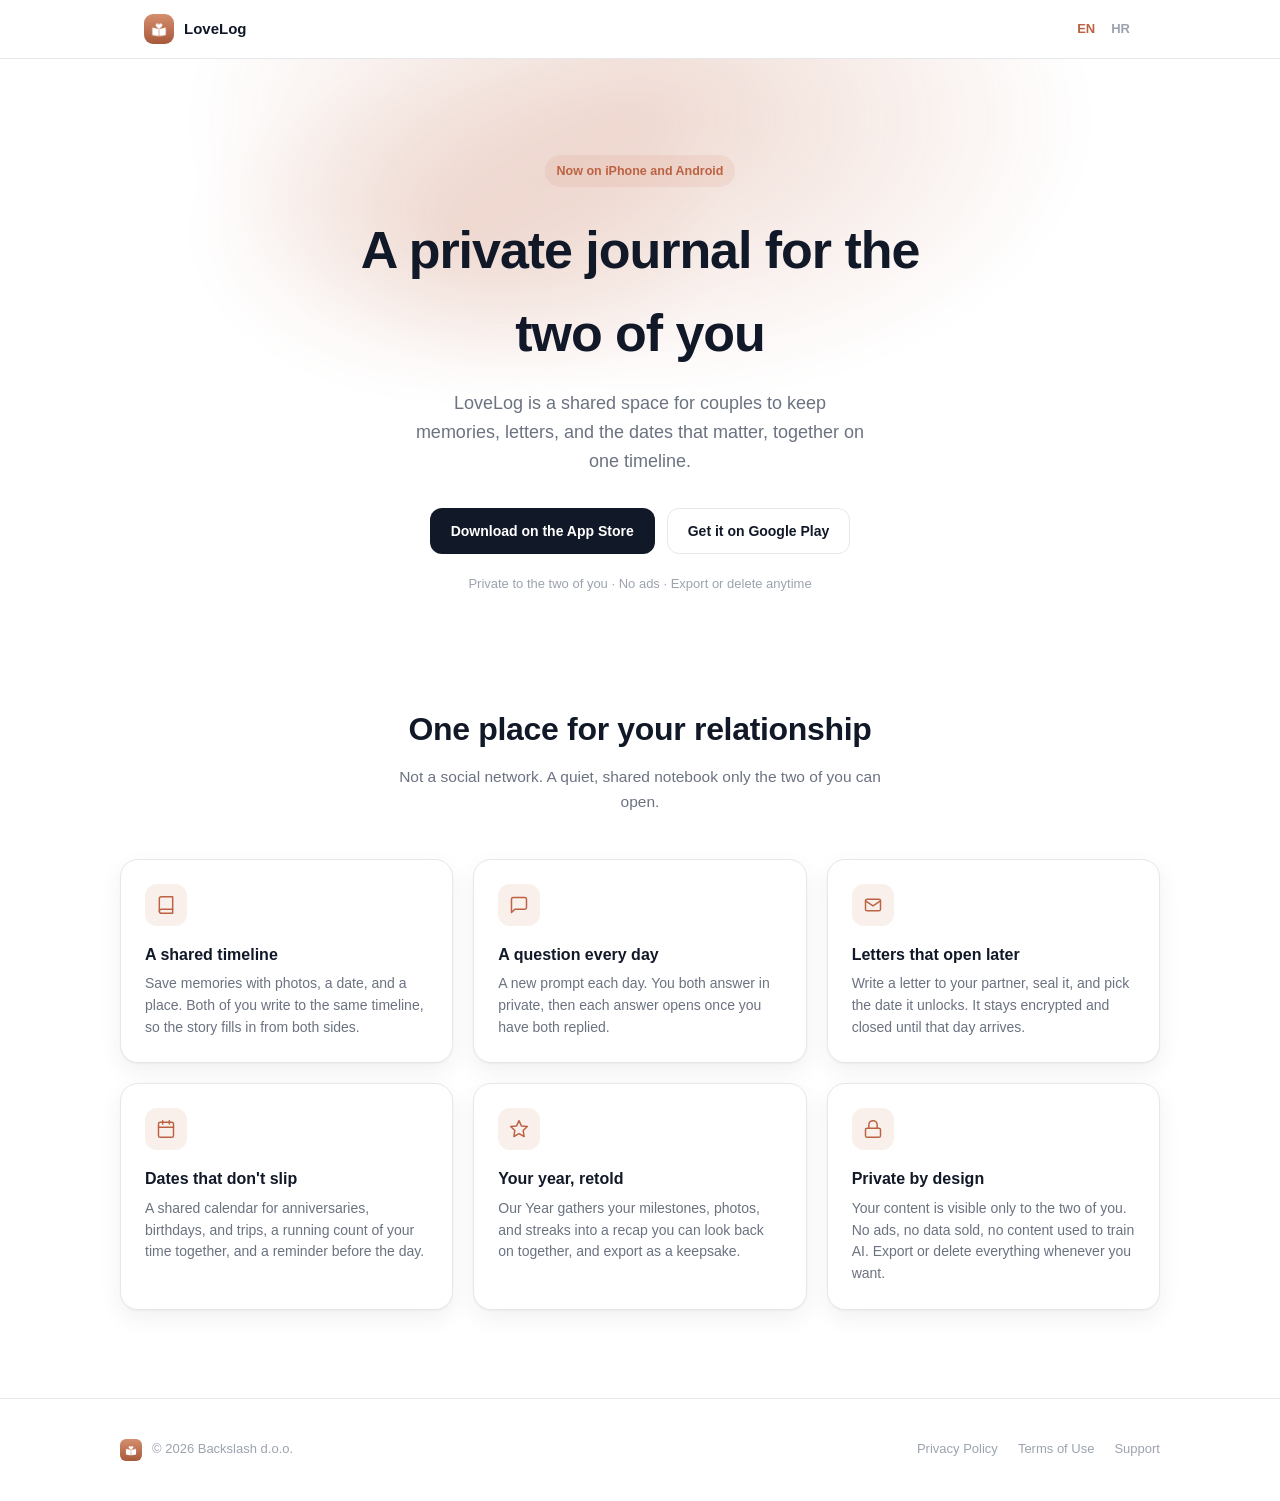
<file: index.html>
<!doctype html>
<html lang="en">
<head>
  <meta charset="utf-8" />
  <meta name="viewport" content="width=device-width, initial-scale=1" />
  <title>LoveLog, a private journal for couples</title>
  <meta name="description" content="LoveLog is a private shared journal for two. Keep memories and photos on one timeline, answer a daily question together, seal letters that open later, and never miss an anniversary." />
  <link rel="stylesheet" href="/style.css" />
</head>
<body>
  <nav class="nav">
    <div class="nav-inner">
      <a class="brand" href="/">
        <img class="mark" src="/icon.png" alt="LoveLog" />
        <span class="brand-text">LoveLog</span>
      </a>
      <div class="nav-right">
        <span class="lang-toggle">
          <a class="active" href="/">EN</a>
          <a href="/hr/">HR</a>
        </span>
      </div>
    </div>
  </nav>

  <header class="hero">
    <div class="hero-inner">
      <span class="eyebrow">Now on iPhone and Android</span>
      <h1>A private journal for the two of you</h1>
      <p class="tagline">
        LoveLog is a shared space for couples to keep memories, letters, and
        the dates that matter, together on one timeline.
      </p>
      <div class="hero-ctas">
        <a class="btn btn-primary" href="https://apps.apple.com/app/id6803402403">Download on the App Store</a>
        <a class="btn btn-ghost" href="https://play.google.com/store/apps/details?id=com.backslash.lovelogjournal">Get it on Google Play</a>
      </div>
      <p class="trust-line">Private to the two of you · No ads · Export or delete anytime</p>
    </div>
  </header>

  <section class="features" id="features">
    <div class="section-head">
      <h2>One place for your relationship</h2>
      <p>Not a social network. A quiet, shared notebook only the two of you can open.</p>
    </div>
    <div class="feature-grid">

      <div class="feature-card">
        <div class="feature-icon">
          <svg width="20" height="20" viewBox="0 0 24 24" fill="none" stroke="currentColor" stroke-width="1.75" stroke-linecap="round" stroke-linejoin="round"><path d="M4 19.5A2.5 2.5 0 0 1 6.5 17H20"></path><path d="M6.5 2H20v20H6.5A2.5 2.5 0 0 1 4 19.5v-15A2.5 2.5 0 0 1 6.5 2z"></path></svg>
        </div>
        <h3>A shared timeline</h3>
        <p>Save memories with photos, a date, and a place. Both of you write to the same timeline, so the story fills in from both sides.</p>
      </div>

      <div class="feature-card">
        <div class="feature-icon">
          <svg width="20" height="20" viewBox="0 0 24 24" fill="none" stroke="currentColor" stroke-width="1.75" stroke-linecap="round" stroke-linejoin="round"><path d="M21 15a2 2 0 0 1-2 2H7l-4 4V5a2 2 0 0 1 2-2h14a2 2 0 0 1 2 2z"></path></svg>
        </div>
        <h3>A question every day</h3>
        <p>A new prompt each day. You both answer in private, then each answer opens once you have both replied.</p>
      </div>

      <div class="feature-card">
        <div class="feature-icon">
          <svg width="20" height="20" viewBox="0 0 24 24" fill="none" stroke="currentColor" stroke-width="1.75" stroke-linecap="round" stroke-linejoin="round"><rect x="3" y="5" width="18" height="14" rx="2"></rect><path d="m3 7 9 6 9-6"></path></svg>
        </div>
        <h3>Letters that open later</h3>
        <p>Write a letter to your partner, seal it, and pick the date it unlocks. It stays encrypted and closed until that day arrives.</p>
      </div>

      <div class="feature-card">
        <div class="feature-icon">
          <svg width="20" height="20" viewBox="0 0 24 24" fill="none" stroke="currentColor" stroke-width="1.75" stroke-linecap="round" stroke-linejoin="round"><rect x="3" y="4" width="18" height="18" rx="2"></rect><path d="M16 2v4"></path><path d="M8 2v4"></path><path d="M3 10h18"></path></svg>
        </div>
        <h3>Dates that don't slip</h3>
        <p>A shared calendar for anniversaries, birthdays, and trips, a running count of your time together, and a reminder before the day.</p>
      </div>

      <div class="feature-card">
        <div class="feature-icon">
          <svg width="20" height="20" viewBox="0 0 24 24" fill="none" stroke="currentColor" stroke-width="1.75" stroke-linecap="round" stroke-linejoin="round"><path d="M12 2l2.9 6.3L22 9l-5 4.9L18.2 21 12 17.6 5.8 21 7 13.9 2 9l7.1-.7z"></path></svg>
        </div>
        <h3>Your year, retold</h3>
        <p>Our Year gathers your milestones, photos, and streaks into a recap you can look back on together, and export as a keepsake.</p>
      </div>

      <div class="feature-card">
        <div class="feature-icon">
          <svg width="20" height="20" viewBox="0 0 24 24" fill="none" stroke="currentColor" stroke-width="1.75" stroke-linecap="round" stroke-linejoin="round"><rect x="3" y="11" width="18" height="11" rx="2"></rect><path d="M7 11V7a5 5 0 0 1 10 0v4"></path></svg>
        </div>
        <h3>Private by design</h3>
        <p>Your content is visible only to the two of you. No ads, no data sold, no content used to train AI. Export or delete everything whenever you want.</p>
      </div>

    </div>
  </section>

  <footer class="site-footer">
    <div class="footer-inner">
      <a class="brand" href="/">
        <img class="mark" src="/icon.png" alt="LoveLog" />
        © 2026 Backslash d.o.o.
      </a>
      <nav class="footer-links">
        <a href="/privacy">Privacy Policy</a>
        <a href="/terms">Terms of Use</a>
        <a href="/support">Support</a>
      </nav>
    </div>
  </footer>
</body>
</html>
</file>
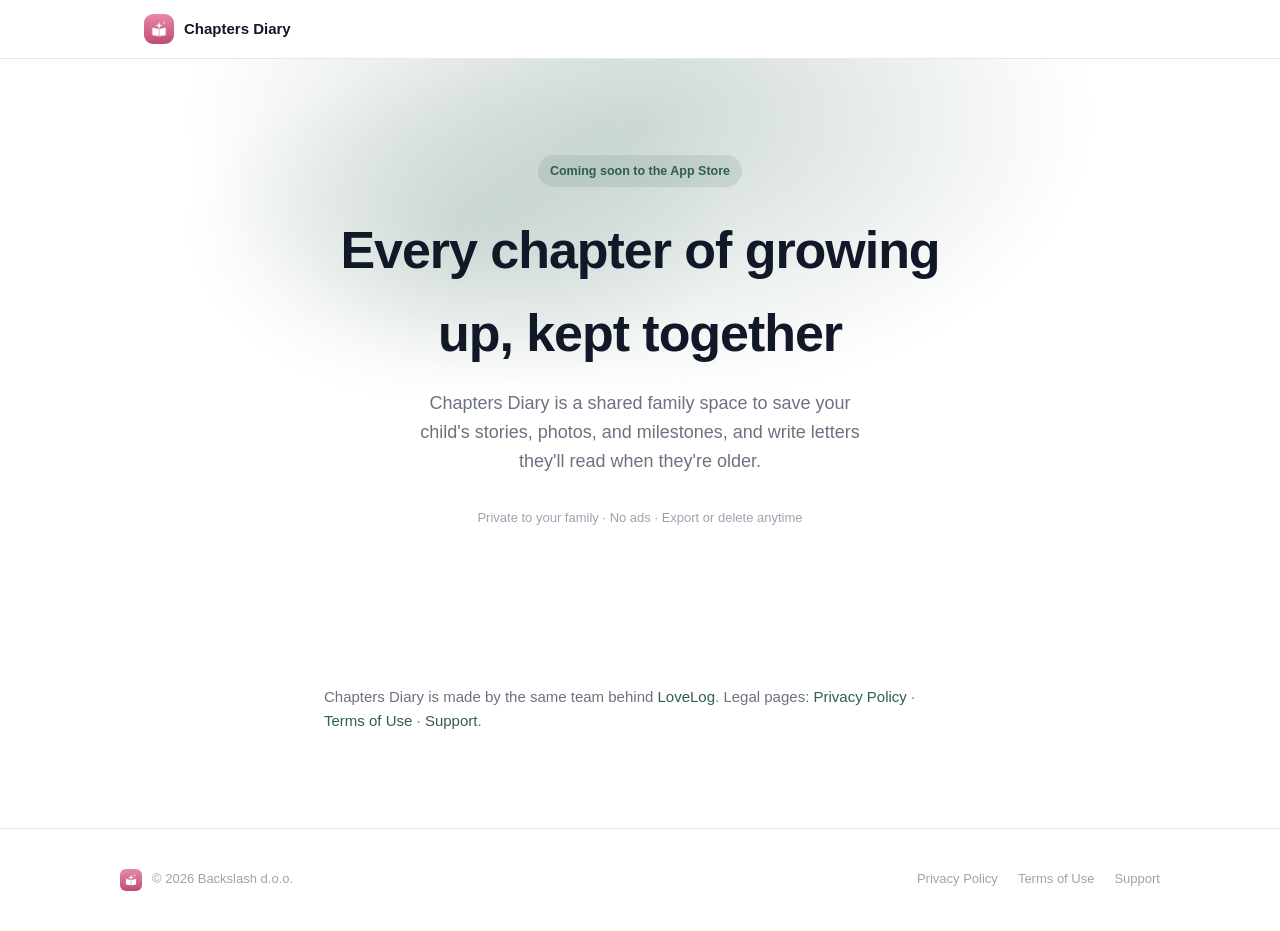
<file: chapters/index.html>
<!doctype html>
<html lang="en">
<head>
  <meta charset="utf-8" />
  <meta name="viewport" content="width=device-width, initial-scale=1" />
  <title>Chapters Diary</title>
  <meta name="description" content="Chapters Diary is a family app for recording your child's stories, photos, and milestones together." />
  <link rel="stylesheet" href="/style.css" />
  <link rel="stylesheet" href="/chapters.css" />
</head>
<body>
  <nav class="nav">
    <div class="nav-inner">
      <a class="brand" href="/chapters/">
        <img class="mark" src="/chapters-icon.png" alt="Chapters Diary" />
        <span class="brand-text">Chapters Diary</span>
      </a>
    </div>
  </nav>

  <header class="hero">
    <div class="hero-inner">
      <span class="eyebrow">Coming soon to the App Store</span>
      <h1>Every chapter of growing up, kept together</h1>
      <p class="tagline">
        Chapters Diary is a shared family space to save your child's stories, photos, and
        milestones, and write letters they'll read when they're older.
      </p>
      <p class="trust-line">Private to your family · No ads · Export or delete anytime</p>
    </div>
  </header>

  <div class="wrap">
    <p>
      Chapters Diary is made by the same team behind
      <a href="/">LoveLog</a>. Legal pages:
      <a href="/chapters/privacy">Privacy Policy</a> ·
      <a href="/chapters/terms">Terms of Use</a> ·
      <a href="/chapters/support">Support</a>.
    </p>
  </div>

  <footer class="site-footer">
    <div class="footer-inner">
      <a class="brand" href="/chapters/">
        <img class="mark" src="/chapters-icon.png" alt="Chapters Diary" />
        © 2026 Backslash d.o.o.
      </a>
      <nav class="footer-links">
        <a href="/chapters/privacy">Privacy Policy</a>
        <a href="/chapters/terms">Terms of Use</a>
        <a href="/chapters/support">Support</a>
      </nav>
    </div>
  </footer>
</body>
</html>
</file>
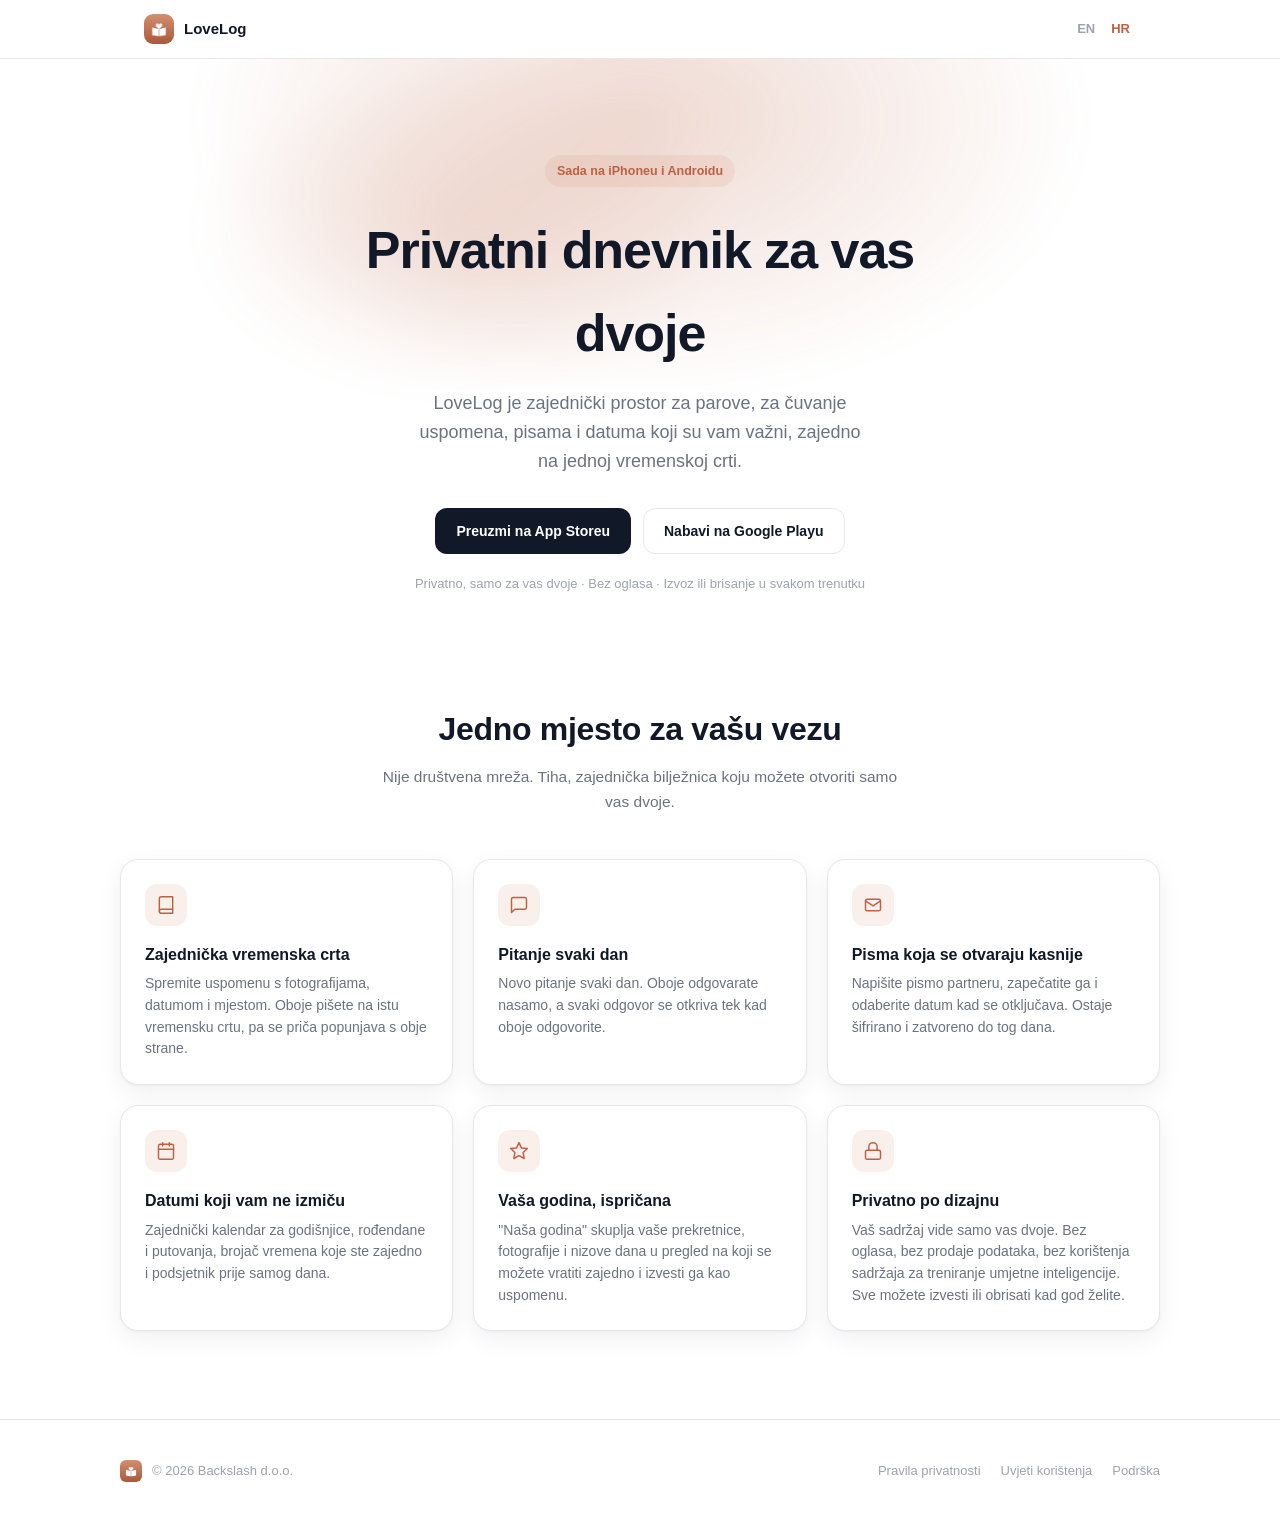
<file: hr/index.html>
<!doctype html>
<html lang="hr">
<head>
  <meta charset="utf-8" />
  <meta name="viewport" content="width=device-width, initial-scale=1" />
  <title>LoveLog, privatni dnevnik za dvoje</title>
  <meta name="description" content="LoveLog je privatni zajednički dnevnik za dvoje. Čuvajte uspomene i fotografije na jednoj vremenskoj crti, odgovarajte na dnevno pitanje zajedno, zapečatite pisma koja se otvaraju kasnije i ne propustite nijednu godišnjicu." />
  <link rel="stylesheet" href="/style.css" />
</head>
<body>
  <nav class="nav">
    <div class="nav-inner">
      <a class="brand" href="/hr/">
        <img class="mark" src="/icon.png" alt="LoveLog" />
        <span class="brand-text">LoveLog</span>
      </a>
      <div class="nav-right">
        <span class="lang-toggle">
          <a href="/">EN</a>
          <a class="active" href="/hr/">HR</a>
        </span>
      </div>
    </div>
  </nav>

  <header class="hero">
    <div class="hero-inner">
      <span class="eyebrow">Sada na iPhoneu i Androidu</span>
      <h1>Privatni dnevnik za vas dvoje</h1>
      <p class="tagline">
        LoveLog je zajednički prostor za parove, za čuvanje uspomena, pisama i
        datuma koji su vam važni, zajedno na jednoj vremenskoj crti.
      </p>
      <div class="hero-ctas">
        <a class="btn btn-primary" href="https://apps.apple.com/app/id6803402403">Preuzmi na App Storeu</a>
        <a class="btn btn-ghost" href="https://play.google.com/store/apps/details?id=com.backslash.lovelogjournal">Nabavi na Google Playu</a>
      </div>
      <p class="trust-line">Privatno, samo za vas dvoje · Bez oglasa · Izvoz ili brisanje u svakom trenutku</p>
    </div>
  </header>

  <section class="features" id="features">
    <div class="section-head">
      <h2>Jedno mjesto za vašu vezu</h2>
      <p>Nije društvena mreža. Tiha, zajednička bilježnica koju možete otvoriti samo vas dvoje.</p>
    </div>
    <div class="feature-grid">

      <div class="feature-card">
        <div class="feature-icon">
          <svg width="20" height="20" viewBox="0 0 24 24" fill="none" stroke="currentColor" stroke-width="1.75" stroke-linecap="round" stroke-linejoin="round"><path d="M4 19.5A2.5 2.5 0 0 1 6.5 17H20"></path><path d="M6.5 2H20v20H6.5A2.5 2.5 0 0 1 4 19.5v-15A2.5 2.5 0 0 1 6.5 2z"></path></svg>
        </div>
        <h3>Zajednička vremenska crta</h3>
        <p>Spremite uspomenu s fotografijama, datumom i mjestom. Oboje pišete na istu vremensku crtu, pa se priča popunjava s obje strane.</p>
      </div>

      <div class="feature-card">
        <div class="feature-icon">
          <svg width="20" height="20" viewBox="0 0 24 24" fill="none" stroke="currentColor" stroke-width="1.75" stroke-linecap="round" stroke-linejoin="round"><path d="M21 15a2 2 0 0 1-2 2H7l-4 4V5a2 2 0 0 1 2-2h14a2 2 0 0 1 2 2z"></path></svg>
        </div>
        <h3>Pitanje svaki dan</h3>
        <p>Novo pitanje svaki dan. Oboje odgovarate nasamo, a svaki odgovor se otkriva tek kad oboje odgovorite.</p>
      </div>

      <div class="feature-card">
        <div class="feature-icon">
          <svg width="20" height="20" viewBox="0 0 24 24" fill="none" stroke="currentColor" stroke-width="1.75" stroke-linecap="round" stroke-linejoin="round"><rect x="3" y="5" width="18" height="14" rx="2"></rect><path d="m3 7 9 6 9-6"></path></svg>
        </div>
        <h3>Pisma koja se otvaraju kasnije</h3>
        <p>Napišite pismo partneru, zapečatite ga i odaberite datum kad se otključava. Ostaje šifrirano i zatvoreno do tog dana.</p>
      </div>

      <div class="feature-card">
        <div class="feature-icon">
          <svg width="20" height="20" viewBox="0 0 24 24" fill="none" stroke="currentColor" stroke-width="1.75" stroke-linecap="round" stroke-linejoin="round"><rect x="3" y="4" width="18" height="18" rx="2"></rect><path d="M16 2v4"></path><path d="M8 2v4"></path><path d="M3 10h18"></path></svg>
        </div>
        <h3>Datumi koji vam ne izmiču</h3>
        <p>Zajednički kalendar za godišnjice, rođendane i putovanja, brojač vremena koje ste zajedno i podsjetnik prije samog dana.</p>
      </div>

      <div class="feature-card">
        <div class="feature-icon">
          <svg width="20" height="20" viewBox="0 0 24 24" fill="none" stroke="currentColor" stroke-width="1.75" stroke-linecap="round" stroke-linejoin="round"><path d="M12 2l2.9 6.3L22 9l-5 4.9L18.2 21 12 17.6 5.8 21 7 13.9 2 9l7.1-.7z"></path></svg>
        </div>
        <h3>Vaša godina, ispričana</h3>
        <p>"Naša godina" skuplja vaše prekretnice, fotografije i nizove dana u pregled na koji se možete vratiti zajedno i izvesti ga kao uspomenu.</p>
      </div>

      <div class="feature-card">
        <div class="feature-icon">
          <svg width="20" height="20" viewBox="0 0 24 24" fill="none" stroke="currentColor" stroke-width="1.75" stroke-linecap="round" stroke-linejoin="round"><rect x="3" y="11" width="18" height="11" rx="2"></rect><path d="M7 11V7a5 5 0 0 1 10 0v4"></path></svg>
        </div>
        <h3>Privatno po dizajnu</h3>
        <p>Vaš sadržaj vide samo vas dvoje. Bez oglasa, bez prodaje podataka, bez korištenja sadržaja za treniranje umjetne inteligencije. Sve možete izvesti ili obrisati kad god želite.</p>
      </div>

    </div>
  </section>

  <footer class="site-footer">
    <div class="footer-inner">
      <a class="brand" href="/hr/">
        <img class="mark" src="/icon.png" alt="LoveLog" />
        © 2026 Backslash d.o.o.
      </a>
      <nav class="footer-links">
        <a href="/hr/privacy">Pravila privatnosti</a>
        <a href="/hr/terms">Uvjeti korištenja</a>
        <a href="/hr/support">Podrška</a>
      </nav>
    </div>
  </footer>
</body>
</html>
</file>
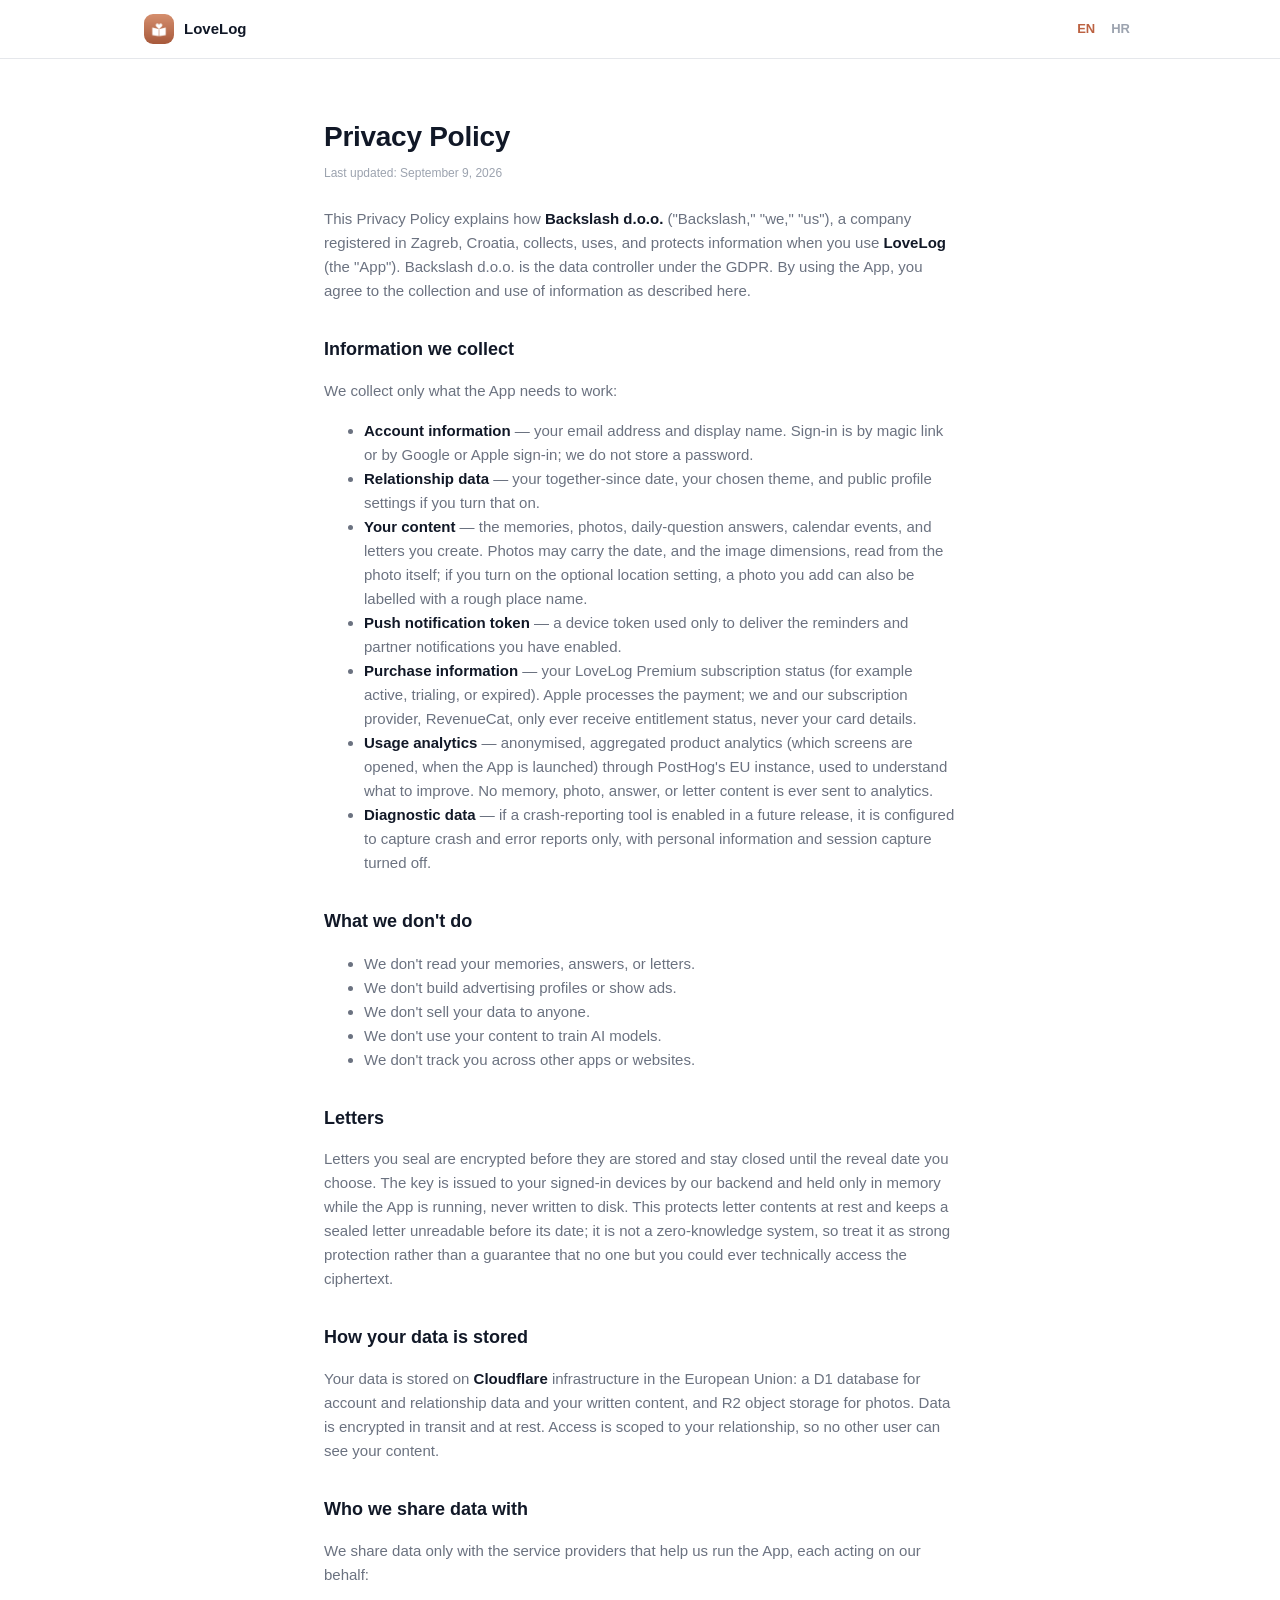
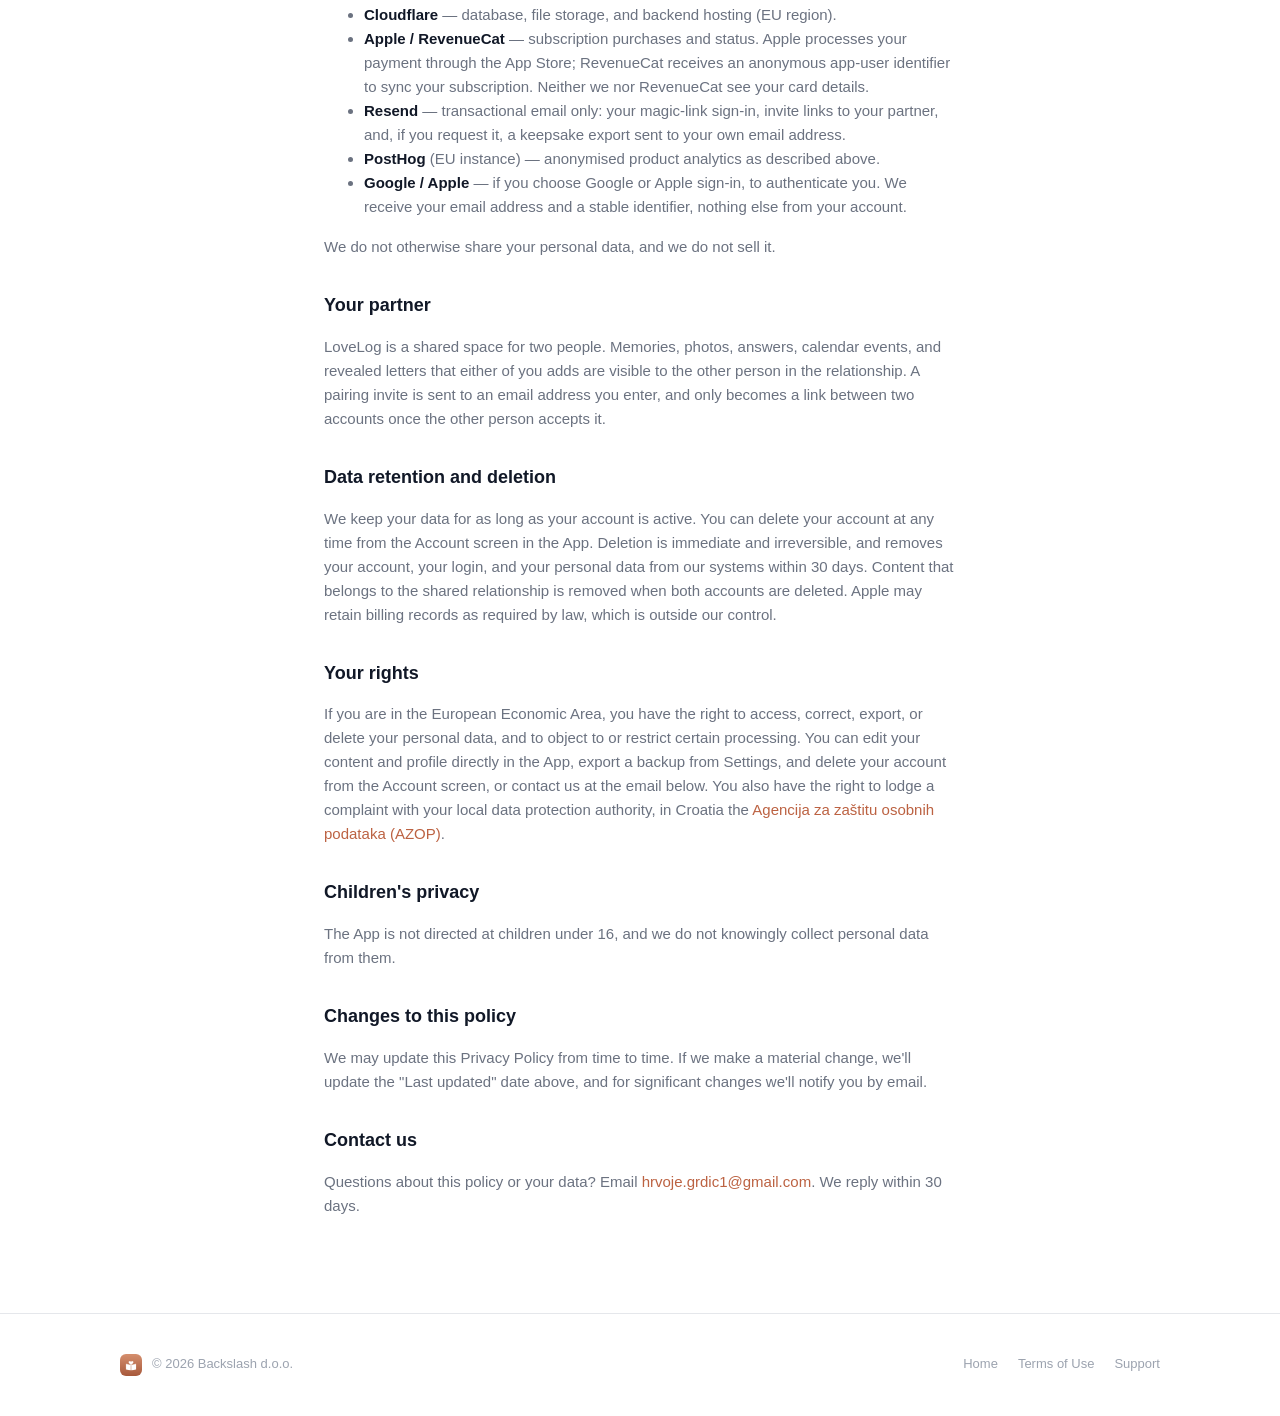
<file: privacy/index.html>
<!doctype html>
<html lang="en">
<head>
  <meta charset="utf-8" />
  <meta name="viewport" content="width=device-width, initial-scale=1" />
  <title>LoveLog Privacy Policy</title>
  <link rel="stylesheet" href="/style.css" />
</head>
<body>
  <nav class="nav">
    <div class="nav-inner">
      <a class="brand" href="/">
        <img class="mark" src="/icon.png" alt="LoveLog" />
        LoveLog
      </a>
      <div class="nav-right">
        <span class="lang-toggle">
          <a class="active" href="/privacy">EN</a>
          <a href="/hr/privacy">HR</a>
        </span>
      </div>
    </div>
  </nav>

  <div class="wrap">
    <h1>Privacy Policy</h1>
    <p class="updated">Last updated: September 9, 2026</p>

    <p>
      This Privacy Policy explains how <strong>Backslash d.o.o.</strong> ("Backslash," "we," "us"),
      a company registered in Zagreb, Croatia, collects, uses, and protects information when you use
      <strong>LoveLog</strong> (the "App"). Backslash d.o.o. is the data controller under the GDPR.
      By using the App, you agree to the collection and use of information as described here.
    </p>

    <h2>Information we collect</h2>
    <p>We collect only what the App needs to work:</p>
    <ul>
      <li><strong>Account information</strong> — your email address and display name. Sign-in is by magic link or by Google or Apple sign-in; we do not store a password.</li>
      <li><strong>Relationship data</strong> — your together-since date, your chosen theme, and public profile settings if you turn that on.</li>
      <li><strong>Your content</strong> — the memories, photos, daily-question answers, calendar events, and letters you create. Photos may carry the date, and the image dimensions, read from the photo itself; if you turn on the optional location setting, a photo you add can also be labelled with a rough place name.</li>
      <li><strong>Push notification token</strong> — a device token used only to deliver the reminders and partner notifications you have enabled.</li>
      <li><strong>Purchase information</strong> — your LoveLog Premium subscription status (for example active, trialing, or expired). Apple processes the payment; we and our subscription provider, RevenueCat, only ever receive entitlement status, never your card details.</li>
      <li><strong>Usage analytics</strong> — anonymised, aggregated product analytics (which screens are opened, when the App is launched) through PostHog's EU instance, used to understand what to improve. No memory, photo, answer, or letter content is ever sent to analytics.</li>
      <li><strong>Diagnostic data</strong> — if a crash-reporting tool is enabled in a future release, it is configured to capture crash and error reports only, with personal information and session capture turned off.</li>
    </ul>

    <h2>What we don't do</h2>
    <ul>
      <li>We don't read your memories, answers, or letters.</li>
      <li>We don't build advertising profiles or show ads.</li>
      <li>We don't sell your data to anyone.</li>
      <li>We don't use your content to train AI models.</li>
      <li>We don't track you across other apps or websites.</li>
    </ul>

    <h2>Letters</h2>
    <p>
      Letters you seal are encrypted before they are stored and stay closed until the reveal date
      you choose. The key is issued to your signed-in devices by our backend and held only in
      memory while the App is running, never written to disk. This protects letter contents at
      rest and keeps a sealed letter unreadable before its date; it is not a zero-knowledge system,
      so treat it as strong protection rather than a guarantee that no one but you could ever
      technically access the ciphertext.
    </p>

    <h2>How your data is stored</h2>
    <p>
      Your data is stored on <strong>Cloudflare</strong> infrastructure in the European Union: a D1
      database for account and relationship data and your written content, and R2 object storage
      for photos. Data is encrypted in transit and at rest. Access is scoped to your relationship,
      so no other user can see your content.
    </p>

    <h2>Who we share data with</h2>
    <p>We share data only with the service providers that help us run the App, each acting on our behalf:</p>
    <ul>
      <li><strong>Cloudflare</strong> — database, file storage, and backend hosting (EU region).</li>
      <li><strong>Apple / RevenueCat</strong> — subscription purchases and status. Apple processes your payment through the App Store; RevenueCat receives an anonymous app-user identifier to sync your subscription. Neither we nor RevenueCat see your card details.</li>
      <li><strong>Resend</strong> — transactional email only: your magic-link sign-in, invite links to your partner, and, if you request it, a keepsake export sent to your own email address.</li>
      <li><strong>PostHog</strong> (EU instance) — anonymised product analytics as described above.</li>
      <li><strong>Google / Apple</strong> — if you choose Google or Apple sign-in, to authenticate you. We receive your email address and a stable identifier, nothing else from your account.</li>
    </ul>
    <p>We do not otherwise share your personal data, and we do not sell it.</p>

    <h2>Your partner</h2>
    <p>
      LoveLog is a shared space for two people. Memories, photos, answers, calendar events, and
      revealed letters that either of you adds are visible to the other person in the relationship.
      A pairing invite is sent to an email address you enter, and only becomes a link between two
      accounts once the other person accepts it.
    </p>

    <h2>Data retention and deletion</h2>
    <p>
      We keep your data for as long as your account is active. You can delete your account at any
      time from the Account screen in the App. Deletion is immediate and irreversible, and removes
      your account, your login, and your personal data from our systems within 30 days. Content
      that belongs to the shared relationship is removed when both accounts are deleted. Apple may
      retain billing records as required by law, which is outside our control.
    </p>

    <h2>Your rights</h2>
    <p>
      If you are in the European Economic Area, you have the right to access, correct, export, or
      delete your personal data, and to object to or restrict certain processing. You can edit your
      content and profile directly in the App, export a backup from Settings, and delete your
      account from the Account screen, or contact us at the email below. You also have the right to
      lodge a complaint with your local data protection authority, in Croatia the
      <a href="https://azop.hr" target="_blank" rel="noopener">Agencija za zaštitu osobnih podataka (AZOP)</a>.
    </p>

    <h2>Children's privacy</h2>
    <p>
      The App is not directed at children under 16, and we do not knowingly collect personal data
      from them.
    </p>

    <h2>Changes to this policy</h2>
    <p>
      We may update this Privacy Policy from time to time. If we make a material change, we'll
      update the "Last updated" date above, and for significant changes we'll notify you by email.
    </p>

    <h2>Contact us</h2>
    <p>
      Questions about this policy or your data? Email
      <a href="mailto:hrvoje.grdic1@gmail.com">hrvoje.grdic1@gmail.com</a>. We reply within 30 days.
    </p>

  </div>

  <footer class="site-footer">
    <div class="footer-inner">
      <a class="brand" href="/">
        <img class="mark" src="/icon.png" alt="LoveLog" />
        © 2026 Backslash d.o.o.
      </a>
      <nav class="footer-links">
        <a href="/">Home</a>
        <a href="/terms">Terms of Use</a>
        <a href="/support">Support</a>
      </nav>
    </div>
  </footer>
</body>
</html>
</file>
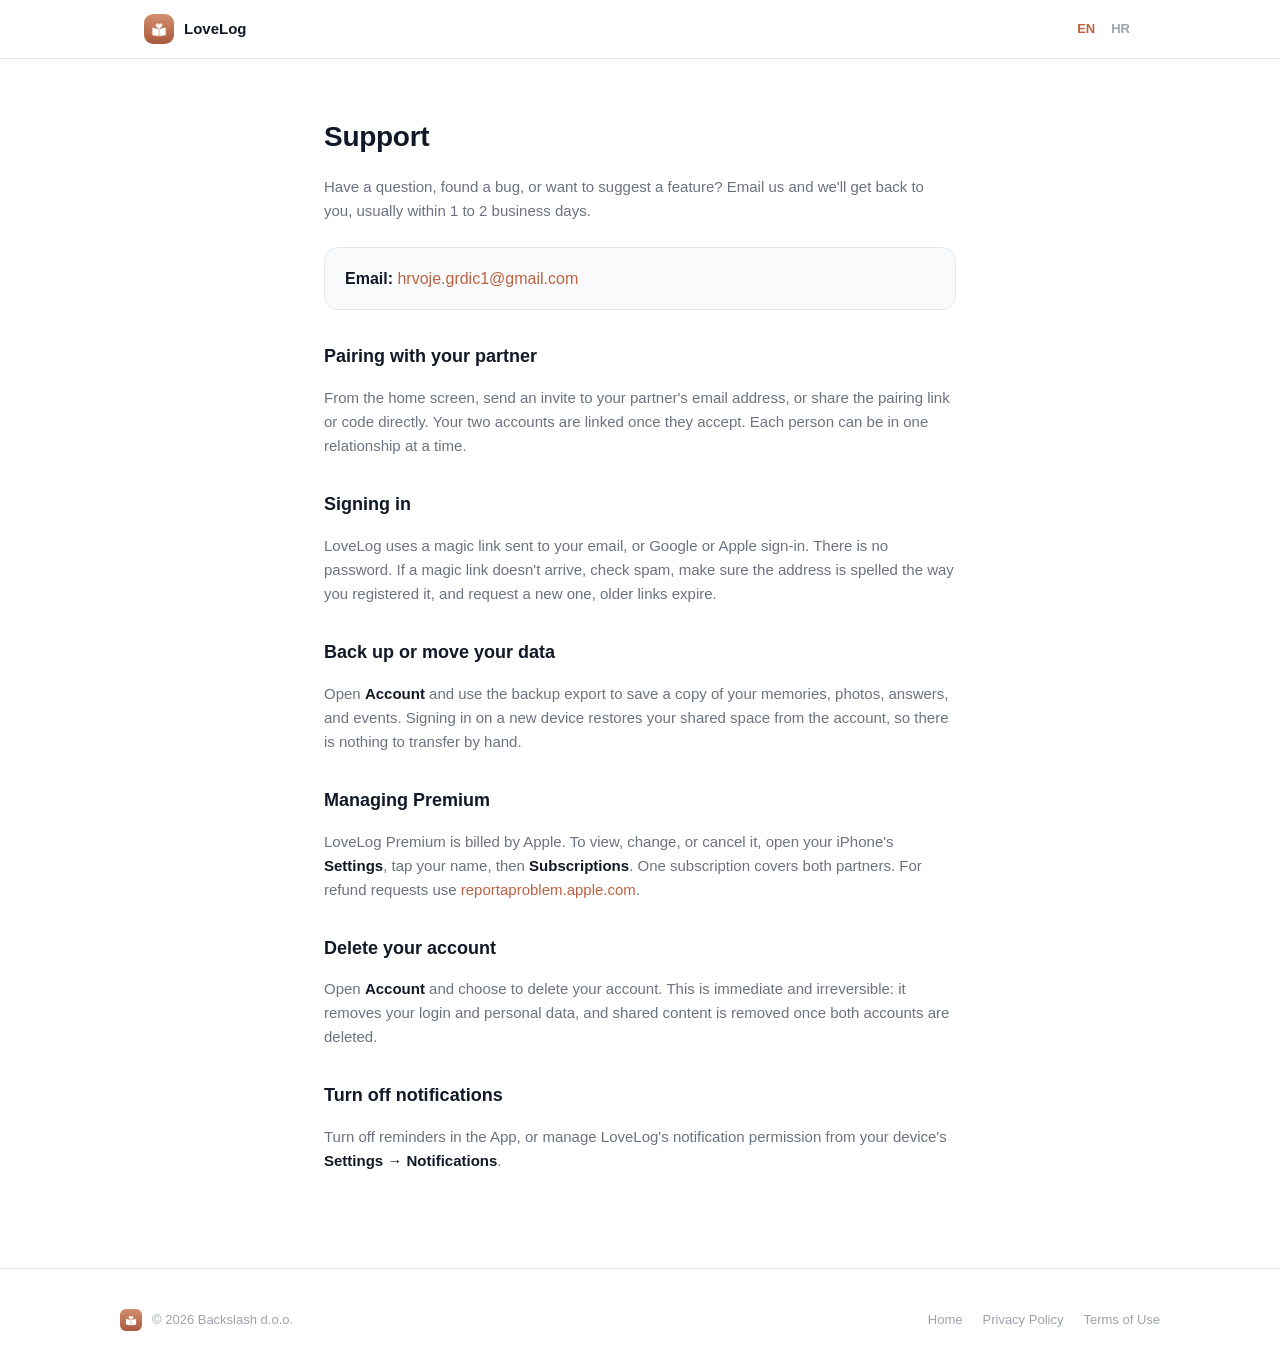
<file: support/index.html>
<!doctype html>
<html lang="en">
<head>
  <meta charset="utf-8" />
  <meta name="viewport" content="width=device-width, initial-scale=1" />
  <title>LoveLog Support</title>
  <link rel="stylesheet" href="/style.css" />
</head>
<body>
  <nav class="nav">
    <div class="nav-inner">
      <a class="brand" href="/">
        <img class="mark" src="/icon.png" alt="LoveLog" />
        LoveLog
      </a>
      <div class="nav-right">
        <span class="lang-toggle">
          <a class="active" href="/support">EN</a>
          <a href="/hr/support">HR</a>
        </span>
      </div>
    </div>
  </nav>

  <div class="wrap">
    <h1>Support</h1>
    <p>
      Have a question, found a bug, or want to suggest a feature? Email us and we'll get back to
      you, usually within 1 to 2 business days.
    </p>

    <div class="card">
      <strong>Email:</strong> <a href="mailto:hrvoje.grdic1@gmail.com">hrvoje.grdic1@gmail.com</a>
    </div>

    <h2>Pairing with your partner</h2>
    <p>
      From the home screen, send an invite to your partner's email address, or share the pairing
      link or code directly. Your two accounts are linked once they accept. Each person can be in
      one relationship at a time.
    </p>

    <h2>Signing in</h2>
    <p>
      LoveLog uses a magic link sent to your email, or Google or Apple sign-in. There is no
      password. If a magic link doesn't arrive, check spam, make sure the address is spelled the
      way you registered it, and request a new one, older links expire.
    </p>

    <h2>Back up or move your data</h2>
    <p>
      Open <strong>Account</strong> and use the backup export to save a copy of your memories,
      photos, answers, and events. Signing in on a new device restores your shared space from the
      account, so there is nothing to transfer by hand.
    </p>

    <h2>Managing Premium</h2>
    <p>
      LoveLog Premium is billed by Apple. To view, change, or cancel it, open your iPhone's
      <strong>Settings</strong>, tap your name, then <strong>Subscriptions</strong>. One
      subscription covers both partners. For refund requests use
      <a href="https://reportaproblem.apple.com" target="_blank" rel="noopener">reportaproblem.apple.com</a>.
    </p>

    <h2>Delete your account</h2>
    <p>
      Open <strong>Account</strong> and choose to delete your account. This is immediate and
      irreversible: it removes your login and personal data, and shared content is removed once
      both accounts are deleted.
    </p>

    <h2>Turn off notifications</h2>
    <p>
      Turn off reminders in the App, or manage LoveLog's notification permission from your device's
      <strong>Settings → Notifications</strong>.
    </p>
  </div>

  <footer class="site-footer">
    <div class="footer-inner">
      <a class="brand" href="/">
        <img class="mark" src="/icon.png" alt="LoveLog" />
        © 2026 Backslash d.o.o.
      </a>
      <nav class="footer-links">
        <a href="/">Home</a>
        <a href="/privacy">Privacy Policy</a>
        <a href="/terms">Terms of Use</a>
      </nav>
    </div>
  </footer>
</body>
</html>
</file>
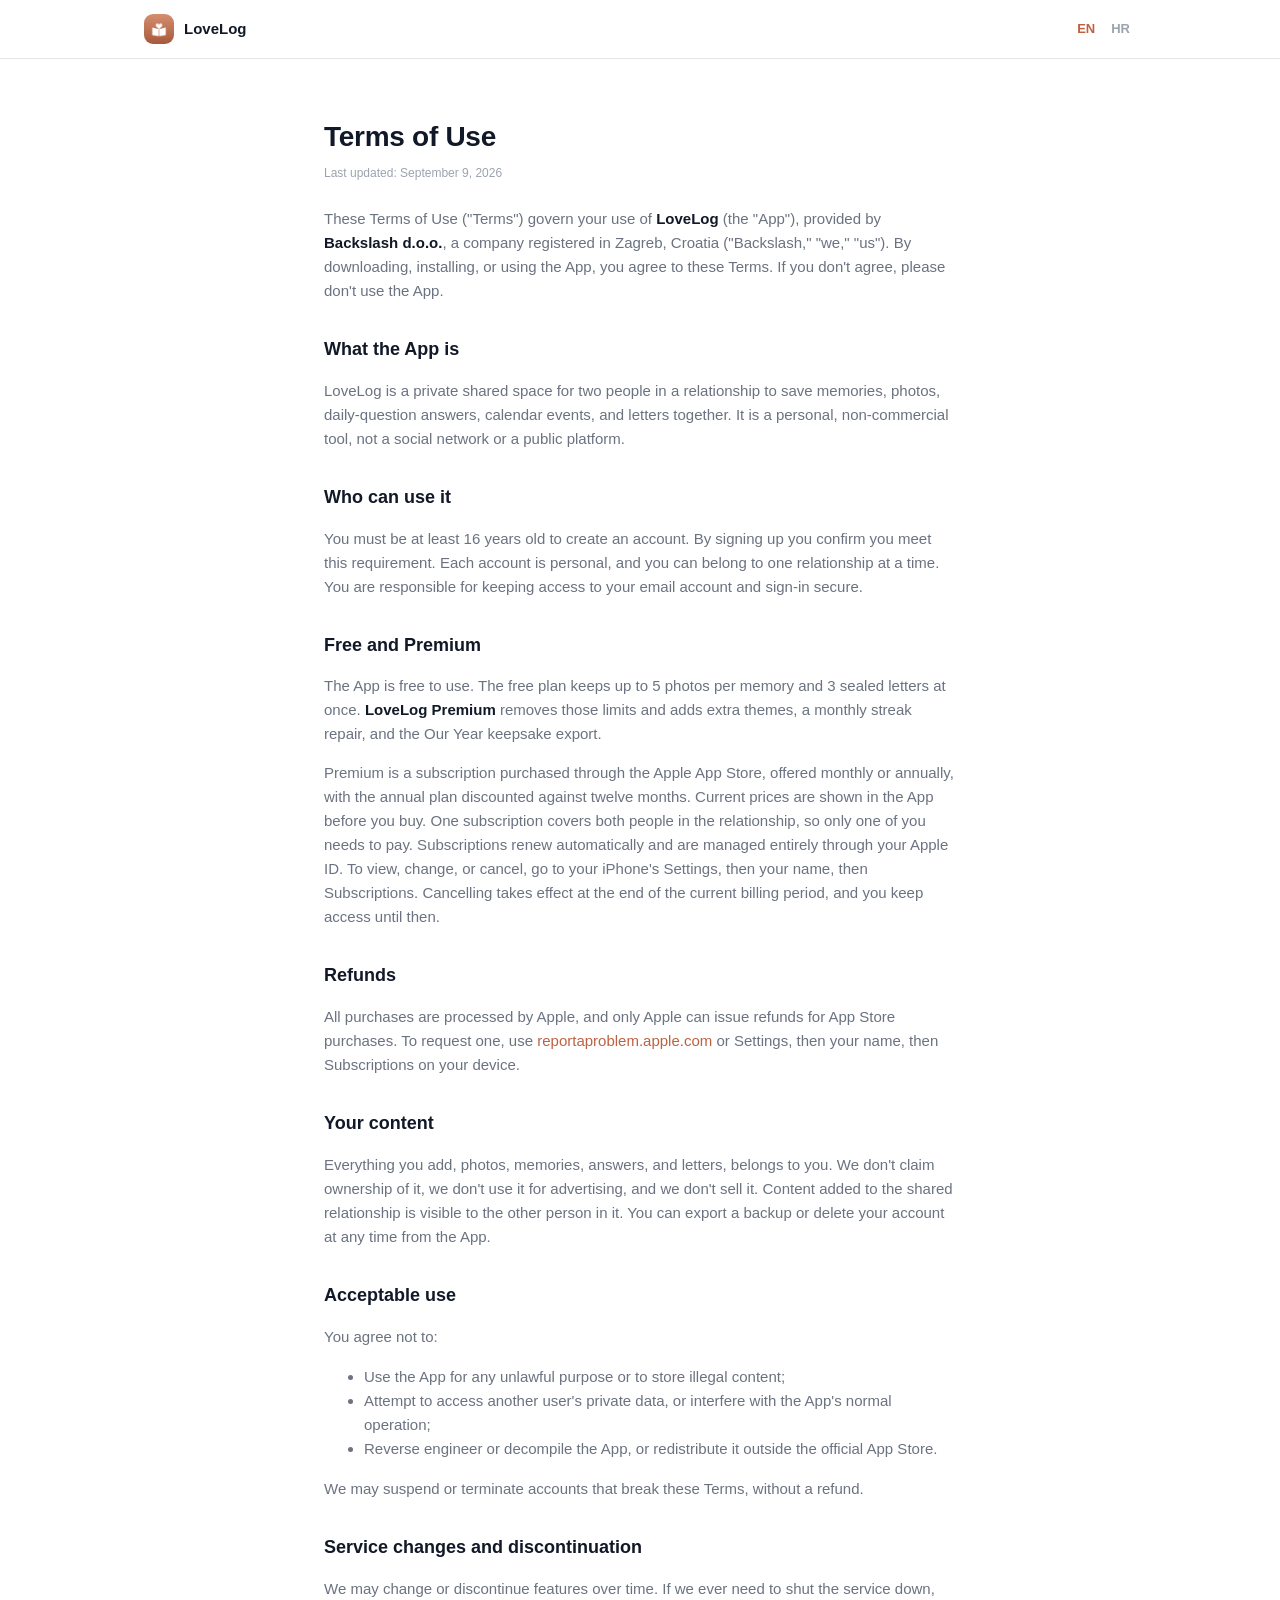
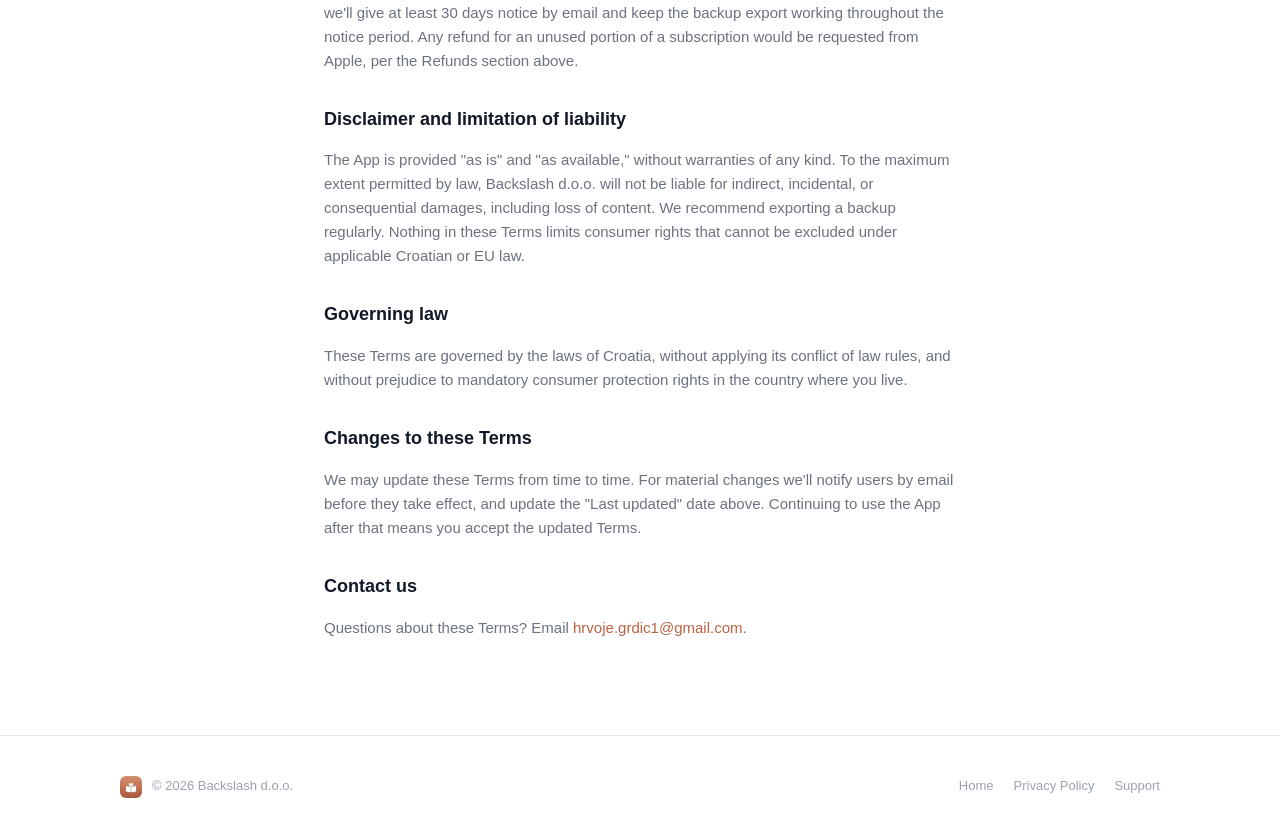
<file: terms/index.html>
<!doctype html>
<html lang="en">
<head>
  <meta charset="utf-8" />
  <meta name="viewport" content="width=device-width, initial-scale=1" />
  <title>LoveLog Terms of Use</title>
  <link rel="stylesheet" href="/style.css" />
</head>
<body>
  <nav class="nav">
    <div class="nav-inner">
      <a class="brand" href="/">
        <img class="mark" src="/icon.png" alt="LoveLog" />
        LoveLog
      </a>
      <div class="nav-right">
        <span class="lang-toggle">
          <a class="active" href="/terms">EN</a>
          <a href="/hr/terms">HR</a>
        </span>
      </div>
    </div>
  </nav>

  <div class="wrap">
    <h1>Terms of Use</h1>
    <p class="updated">Last updated: September 9, 2026</p>

    <p>
      These Terms of Use ("Terms") govern your use of <strong>LoveLog</strong> (the "App"),
      provided by <strong>Backslash d.o.o.</strong>, a company registered in Zagreb, Croatia
      ("Backslash," "we," "us"). By downloading, installing, or using the App, you agree to these
      Terms. If you don't agree, please don't use the App.
    </p>

    <h2>What the App is</h2>
    <p>
      LoveLog is a private shared space for two people in a relationship to save memories, photos,
      daily-question answers, calendar events, and letters together. It is a personal, non-commercial
      tool, not a social network or a public platform.
    </p>

    <h2>Who can use it</h2>
    <p>
      You must be at least 16 years old to create an account. By signing up you confirm you meet
      this requirement. Each account is personal, and you can belong to one relationship at a time.
      You are responsible for keeping access to your email account and sign-in secure.
    </p>

    <h2>Free and Premium</h2>
    <p>
      The App is free to use. The free plan keeps up to 5 photos per memory and 3 sealed letters at
      once. <strong>LoveLog Premium</strong> removes those limits and adds extra themes, a monthly
      streak repair, and the Our Year keepsake export.
    </p>
    <p>
      Premium is a subscription purchased through the Apple App Store, offered monthly or annually,
      with the annual plan discounted against twelve months. Current prices are shown in the App
      before you buy. One subscription covers both people in the relationship, so only one of you
      needs to pay. Subscriptions renew automatically and are managed entirely through your Apple ID.
      To view, change, or cancel, go to your iPhone's Settings, then your name, then Subscriptions.
      Cancelling takes effect at the end of the current billing period, and you keep access until then.
    </p>

    <h2>Refunds</h2>
    <p>
      All purchases are processed by Apple, and only Apple can issue refunds for App Store
      purchases. To request one, use
      <a href="https://reportaproblem.apple.com" target="_blank" rel="noopener">reportaproblem.apple.com</a>
      or Settings, then your name, then Subscriptions on your device.
    </p>

    <h2>Your content</h2>
    <p>
      Everything you add, photos, memories, answers, and letters, belongs to you. We don't claim
      ownership of it, we don't use it for advertising, and we don't sell it. Content added to the
      shared relationship is visible to the other person in it. You can export a backup or delete
      your account at any time from the App.
    </p>

    <h2>Acceptable use</h2>
    <p>You agree not to:</p>
    <ul>
      <li>Use the App for any unlawful purpose or to store illegal content;</li>
      <li>Attempt to access another user's private data, or interfere with the App's normal operation;</li>
      <li>Reverse engineer or decompile the App, or redistribute it outside the official App Store.</li>
    </ul>
    <p>We may suspend or terminate accounts that break these Terms, without a refund.</p>

    <h2>Service changes and discontinuation</h2>
    <p>
      We may change or discontinue features over time. If we ever need to shut the service down,
      we'll give at least 30 days notice by email and keep the backup export working throughout the
      notice period. Any refund for an unused portion of a subscription would be requested from
      Apple, per the Refunds section above.
    </p>

    <h2>Disclaimer and limitation of liability</h2>
    <p>
      The App is provided "as is" and "as available," without warranties of any kind. To the
      maximum extent permitted by law, Backslash d.o.o. will not be liable for indirect, incidental,
      or consequential damages, including loss of content. We recommend exporting a backup
      regularly. Nothing in these Terms limits consumer rights that cannot be excluded under
      applicable Croatian or EU law.
    </p>

    <h2>Governing law</h2>
    <p>
      These Terms are governed by the laws of Croatia, without applying its conflict of law rules,
      and without prejudice to mandatory consumer protection rights in the country where you live.
    </p>

    <h2>Changes to these Terms</h2>
    <p>
      We may update these Terms from time to time. For material changes we'll notify users by email
      before they take effect, and update the "Last updated" date above. Continuing to use the App
      after that means you accept the updated Terms.
    </p>

    <h2>Contact us</h2>
    <p>
      Questions about these Terms? Email
      <a href="mailto:hrvoje.grdic1@gmail.com">hrvoje.grdic1@gmail.com</a>.
    </p>

  </div>

  <footer class="site-footer">
    <div class="footer-inner">
      <a class="brand" href="/">
        <img class="mark" src="/icon.png" alt="LoveLog" />
        © 2026 Backslash d.o.o.
      </a>
      <nav class="footer-links">
        <a href="/">Home</a>
        <a href="/privacy">Privacy Policy</a>
        <a href="/support">Support</a>
      </nav>
    </div>
  </footer>
</body>
</html>
</file>
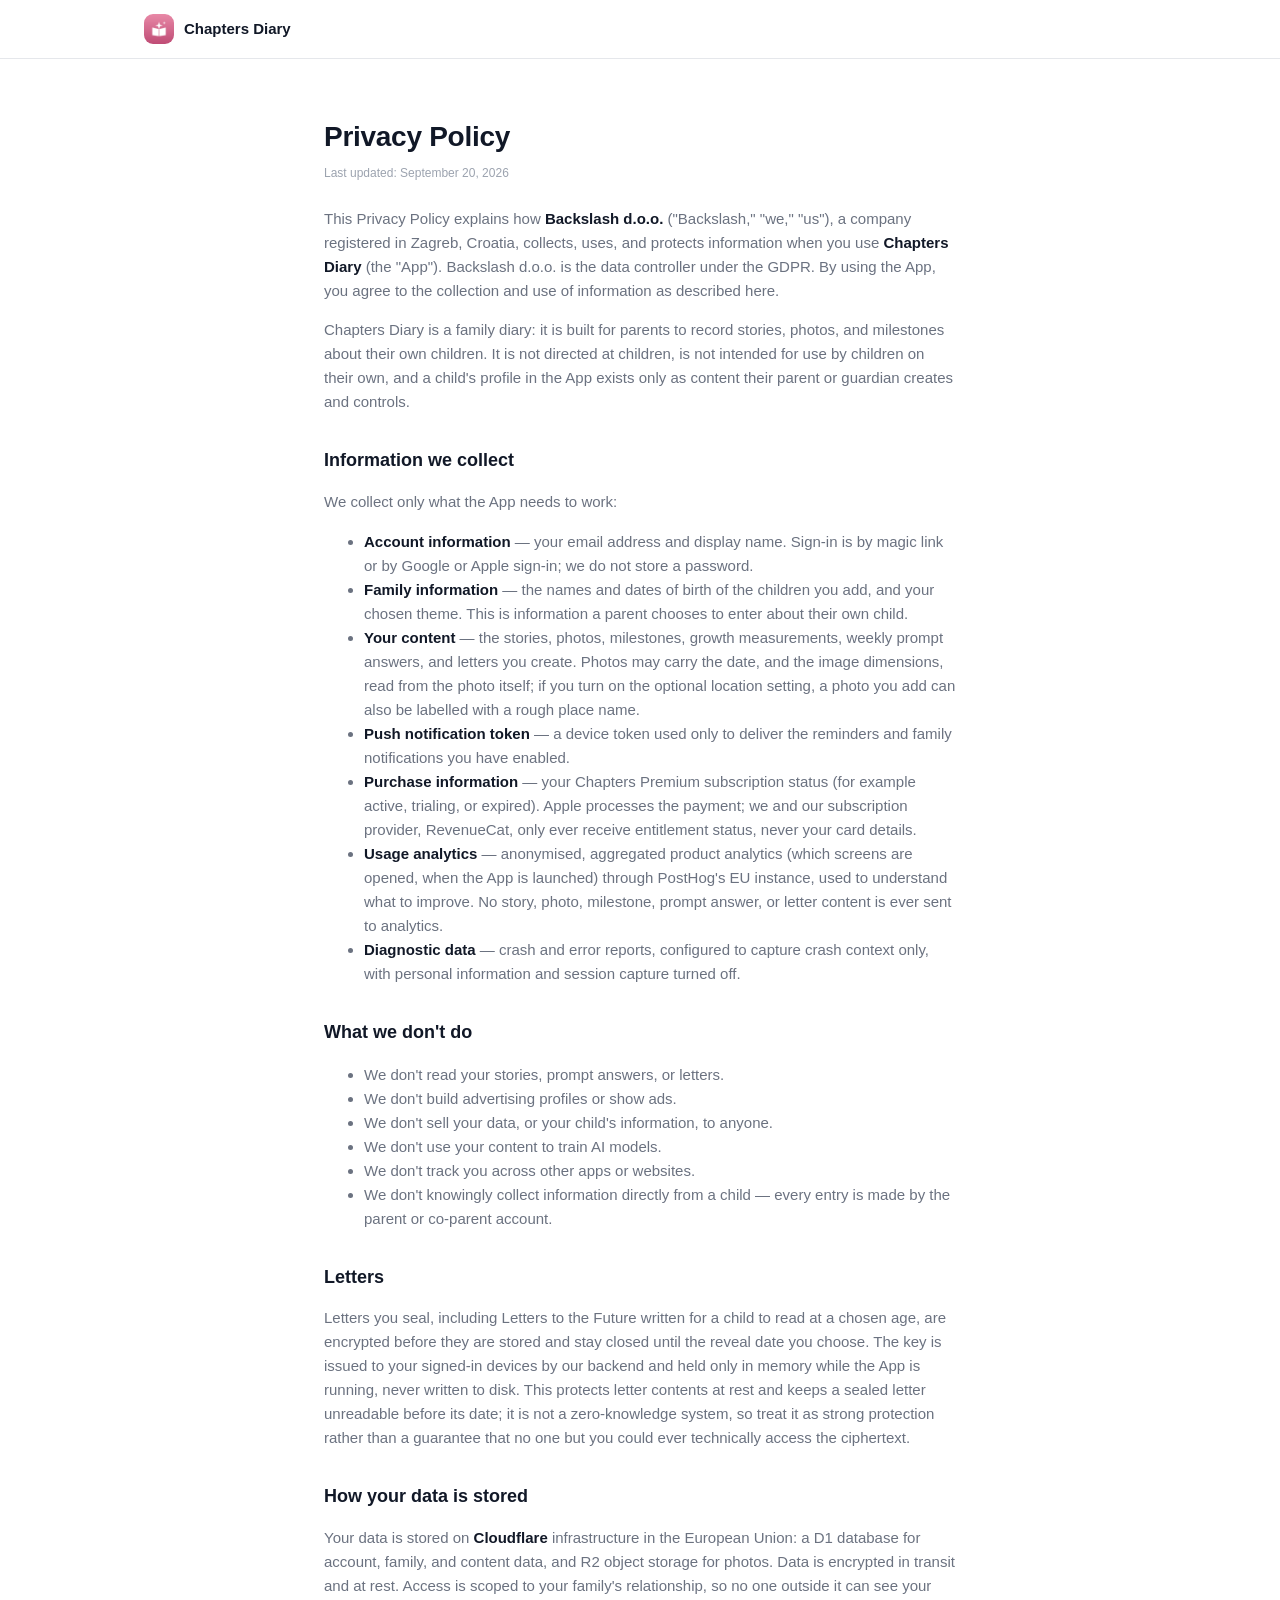
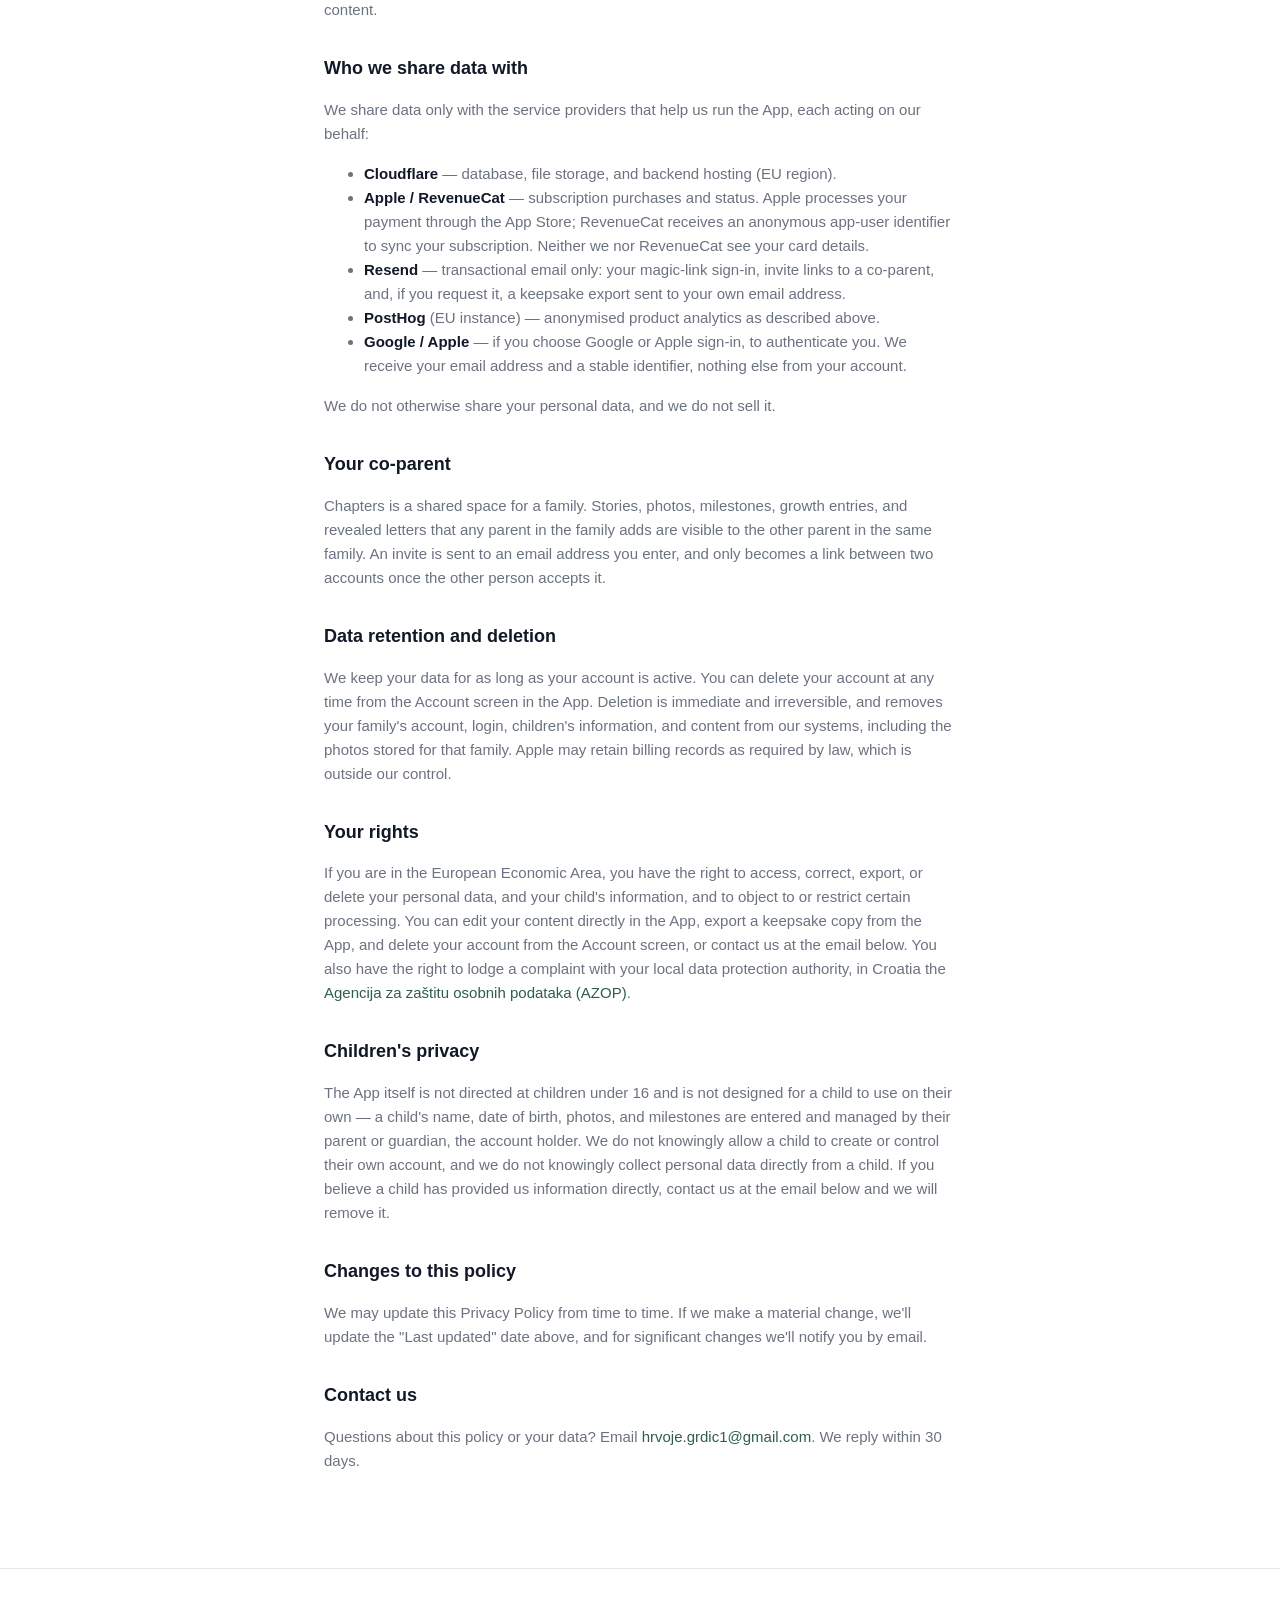
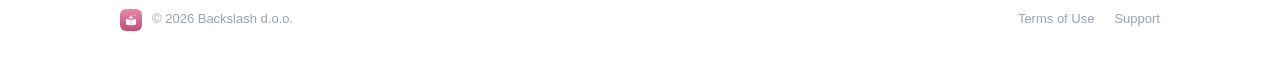
<file: chapters/privacy/index.html>
<!doctype html>
<html lang="en">
<head>
  <meta charset="utf-8" />
  <meta name="viewport" content="width=device-width, initial-scale=1" />
  <title>Chapters Diary Privacy Policy</title>
  <link rel="stylesheet" href="/style.css" />
  <link rel="stylesheet" href="/chapters.css" />
</head>
<body>
  <nav class="nav">
    <div class="nav-inner">
      <a class="brand" href="/chapters/">
        <img class="mark" src="/chapters-icon.png" alt="Chapters Diary" />
        <span class="brand-text">Chapters Diary</span>
      </a>
    </div>
  </nav>

  <div class="wrap">
    <h1>Privacy Policy</h1>
    <p class="updated">Last updated: September 20, 2026</p>

    <p>
      This Privacy Policy explains how <strong>Backslash d.o.o.</strong> ("Backslash," "we," "us"),
      a company registered in Zagreb, Croatia, collects, uses, and protects information when you use
      <strong>Chapters Diary</strong> (the "App"). Backslash d.o.o. is the data controller under the
      GDPR. By using the App, you agree to the collection and use of information as described here.
    </p>

    <p>
      Chapters Diary is a family diary: it is built for parents to record stories, photos, and
      milestones about their own children. It is not directed at children, is not intended for use
      by children on their own, and a child's profile in the App exists only as content their
      parent or guardian creates and controls.
    </p>

    <h2>Information we collect</h2>
    <p>We collect only what the App needs to work:</p>
    <ul>
      <li><strong>Account information</strong> — your email address and display name. Sign-in is by magic link or by Google or Apple sign-in; we do not store a password.</li>
      <li><strong>Family information</strong> — the names and dates of birth of the children you add, and your chosen theme. This is information a parent chooses to enter about their own child.</li>
      <li><strong>Your content</strong> — the stories, photos, milestones, growth measurements, weekly prompt answers, and letters you create. Photos may carry the date, and the image dimensions, read from the photo itself; if you turn on the optional location setting, a photo you add can also be labelled with a rough place name.</li>
      <li><strong>Push notification token</strong> — a device token used only to deliver the reminders and family notifications you have enabled.</li>
      <li><strong>Purchase information</strong> — your Chapters Premium subscription status (for example active, trialing, or expired). Apple processes the payment; we and our subscription provider, RevenueCat, only ever receive entitlement status, never your card details.</li>
      <li><strong>Usage analytics</strong> — anonymised, aggregated product analytics (which screens are opened, when the App is launched) through PostHog's EU instance, used to understand what to improve. No story, photo, milestone, prompt answer, or letter content is ever sent to analytics.</li>
      <li><strong>Diagnostic data</strong> — crash and error reports, configured to capture crash context only, with personal information and session capture turned off.</li>
    </ul>

    <h2>What we don't do</h2>
    <ul>
      <li>We don't read your stories, prompt answers, or letters.</li>
      <li>We don't build advertising profiles or show ads.</li>
      <li>We don't sell your data, or your child's information, to anyone.</li>
      <li>We don't use your content to train AI models.</li>
      <li>We don't track you across other apps or websites.</li>
      <li>We don't knowingly collect information directly from a child — every entry is made by the parent or co-parent account.</li>
    </ul>

    <h2>Letters</h2>
    <p>
      Letters you seal, including Letters to the Future written for a child to read at a chosen
      age, are encrypted before they are stored and stay closed until the reveal date you choose.
      The key is issued to your signed-in devices by our backend and held only in memory while the
      App is running, never written to disk. This protects letter contents at rest and keeps a
      sealed letter unreadable before its date; it is not a zero-knowledge system, so treat it as
      strong protection rather than a guarantee that no one but you could ever technically access
      the ciphertext.
    </p>

    <h2>How your data is stored</h2>
    <p>
      Your data is stored on <strong>Cloudflare</strong> infrastructure in the European Union: a D1
      database for account, family, and content data, and R2 object storage for photos. Data is
      encrypted in transit and at rest. Access is scoped to your family's relationship, so no one
      outside it can see your content.
    </p>

    <h2>Who we share data with</h2>
    <p>We share data only with the service providers that help us run the App, each acting on our behalf:</p>
    <ul>
      <li><strong>Cloudflare</strong> — database, file storage, and backend hosting (EU region).</li>
      <li><strong>Apple / RevenueCat</strong> — subscription purchases and status. Apple processes your payment through the App Store; RevenueCat receives an anonymous app-user identifier to sync your subscription. Neither we nor RevenueCat see your card details.</li>
      <li><strong>Resend</strong> — transactional email only: your magic-link sign-in, invite links to a co-parent, and, if you request it, a keepsake export sent to your own email address.</li>
      <li><strong>PostHog</strong> (EU instance) — anonymised product analytics as described above.</li>
      <li><strong>Google / Apple</strong> — if you choose Google or Apple sign-in, to authenticate you. We receive your email address and a stable identifier, nothing else from your account.</li>
    </ul>
    <p>We do not otherwise share your personal data, and we do not sell it.</p>

    <h2>Your co-parent</h2>
    <p>
      Chapters is a shared space for a family. Stories, photos, milestones, growth entries, and
      revealed letters that any parent in the family adds are visible to the other parent in the
      same family. An invite is sent to an email address you enter, and only becomes a link between
      two accounts once the other person accepts it.
    </p>

    <h2>Data retention and deletion</h2>
    <p>
      We keep your data for as long as your account is active. You can delete your account at any
      time from the Account screen in the App. Deletion is immediate and irreversible, and removes
      your family's account, login, children's information, and content from our systems, including
      the photos stored for that family. Apple may retain billing records as required by law, which
      is outside our control.
    </p>

    <h2>Your rights</h2>
    <p>
      If you are in the European Economic Area, you have the right to access, correct, export, or
      delete your personal data, and your child's information, and to object to or restrict certain
      processing. You can edit your content directly in the App, export a keepsake copy from the
      App, and delete your account from the Account screen, or contact us at the email below. You
      also have the right to lodge a complaint with your local data protection authority, in
      Croatia the
      <a href="https://azop.hr" target="_blank" rel="noopener">Agencija za zaštitu osobnih podataka (AZOP)</a>.
    </p>

    <h2>Children's privacy</h2>
    <p>
      The App itself is not directed at children under 16 and is not designed for a child to use on
      their own — a child's name, date of birth, photos, and milestones are entered and managed by
      their parent or guardian, the account holder. We do not knowingly allow a child to create or
      control their own account, and we do not knowingly collect personal data directly from a
      child. If you believe a child has provided us information directly, contact us at the email
      below and we will remove it.
    </p>

    <h2>Changes to this policy</h2>
    <p>
      We may update this Privacy Policy from time to time. If we make a material change, we'll
      update the "Last updated" date above, and for significant changes we'll notify you by email.
    </p>

    <h2>Contact us</h2>
    <p>
      Questions about this policy or your data? Email
      <a href="mailto:hrvoje.grdic1@gmail.com">hrvoje.grdic1@gmail.com</a>. We reply within 30 days.
    </p>

  </div>

  <footer class="site-footer">
    <div class="footer-inner">
      <a class="brand" href="/chapters/">
        <img class="mark" src="/chapters-icon.png" alt="Chapters Diary" />
        © 2026 Backslash d.o.o.
      </a>
      <nav class="footer-links">
        <a href="/chapters/terms">Terms of Use</a>
        <a href="/chapters/support">Support</a>
      </nav>
    </div>
  </footer>
</body>
</html>
</file>
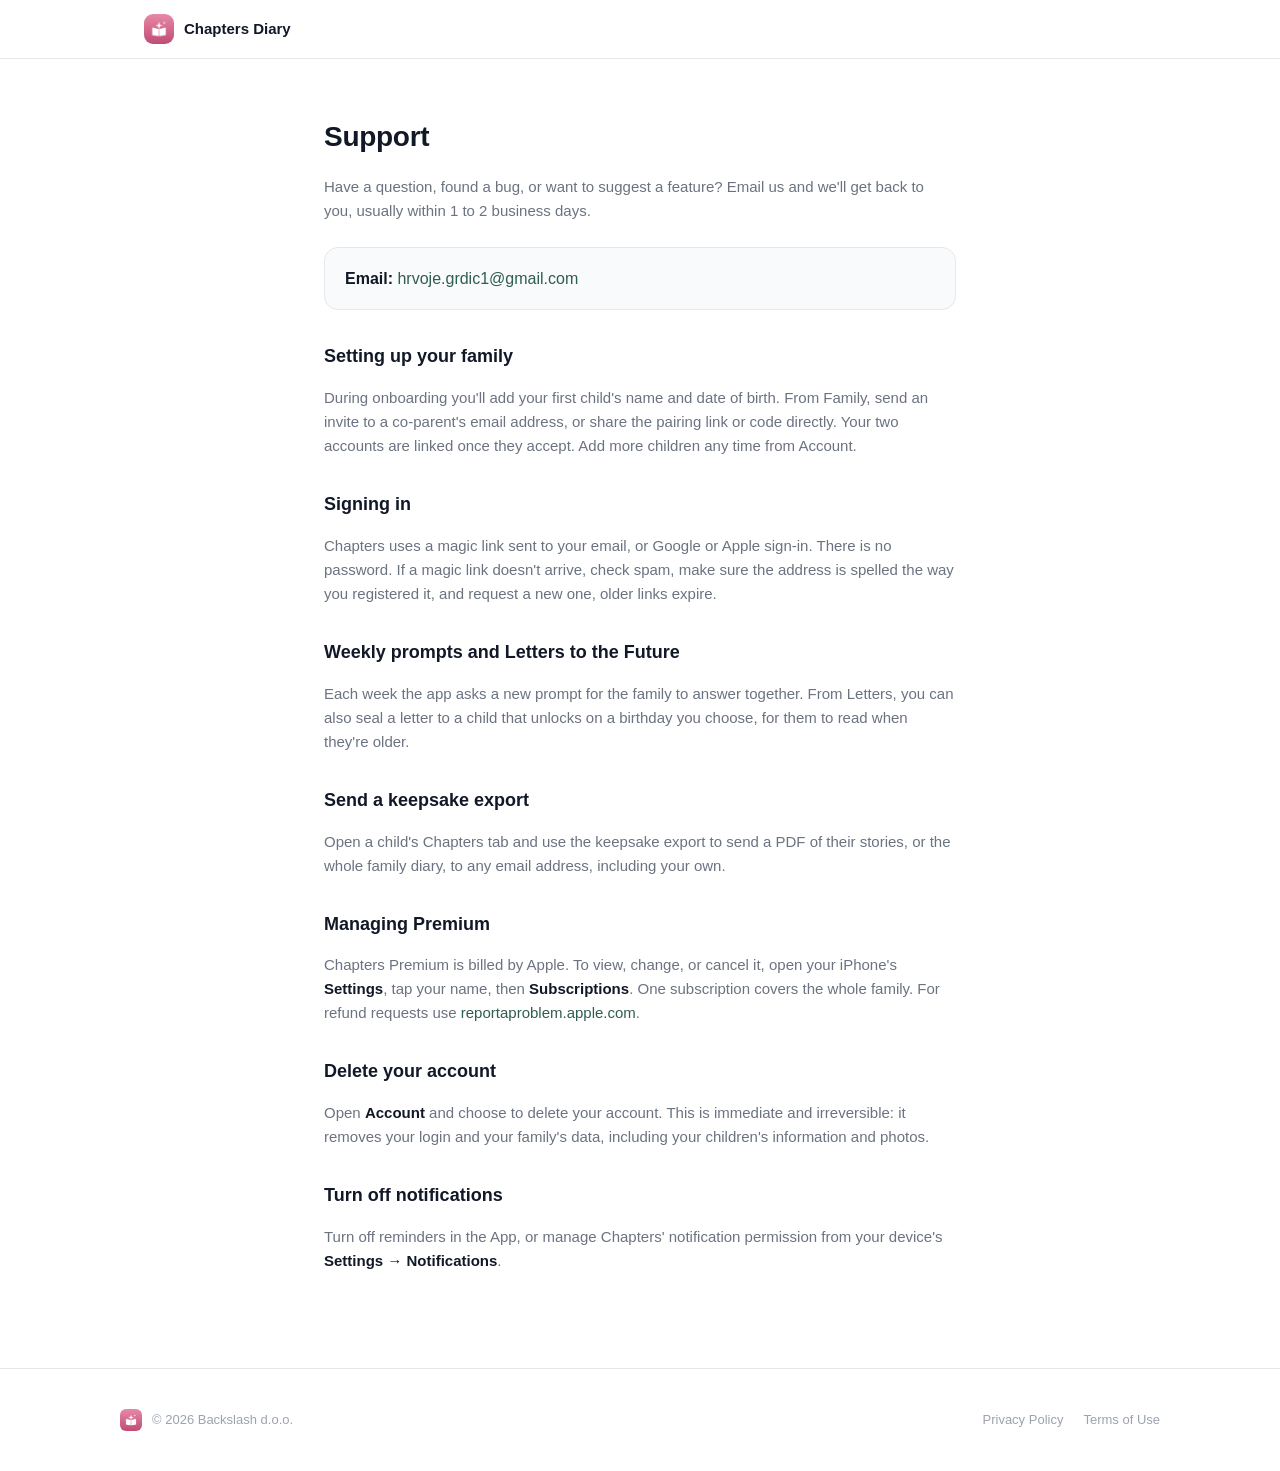
<file: chapters/support/index.html>
<!doctype html>
<html lang="en">
<head>
  <meta charset="utf-8" />
  <meta name="viewport" content="width=device-width, initial-scale=1" />
  <title>Chapters Diary Support</title>
  <link rel="stylesheet" href="/style.css" />
  <link rel="stylesheet" href="/chapters.css" />
</head>
<body>
  <nav class="nav">
    <div class="nav-inner">
      <a class="brand" href="/chapters/">
        <img class="mark" src="/chapters-icon.png" alt="Chapters Diary" />
        <span class="brand-text">Chapters Diary</span>
      </a>
    </div>
  </nav>

  <div class="wrap">
    <h1>Support</h1>
    <p>
      Have a question, found a bug, or want to suggest a feature? Email us and we'll get back to
      you, usually within 1 to 2 business days.
    </p>

    <div class="card">
      <strong>Email:</strong> <a href="mailto:hrvoje.grdic1@gmail.com">hrvoje.grdic1@gmail.com</a>
    </div>

    <h2>Setting up your family</h2>
    <p>
      During onboarding you'll add your first child's name and date of birth. From Family, send an
      invite to a co-parent's email address, or share the pairing link or code directly. Your two
      accounts are linked once they accept. Add more children any time from Account.
    </p>

    <h2>Signing in</h2>
    <p>
      Chapters uses a magic link sent to your email, or Google or Apple sign-in. There is no
      password. If a magic link doesn't arrive, check spam, make sure the address is spelled the
      way you registered it, and request a new one, older links expire.
    </p>

    <h2>Weekly prompts and Letters to the Future</h2>
    <p>
      Each week the app asks a new prompt for the family to answer together. From Letters, you can
      also seal a letter to a child that unlocks on a birthday you choose, for them to read when
      they're older.
    </p>

    <h2>Send a keepsake export</h2>
    <p>
      Open a child's Chapters tab and use the keepsake export to send a PDF of their stories, or
      the whole family diary, to any email address, including your own.
    </p>

    <h2>Managing Premium</h2>
    <p>
      Chapters Premium is billed by Apple. To view, change, or cancel it, open your iPhone's
      <strong>Settings</strong>, tap your name, then <strong>Subscriptions</strong>. One
      subscription covers the whole family. For refund requests use
      <a href="https://reportaproblem.apple.com" target="_blank" rel="noopener">reportaproblem.apple.com</a>.
    </p>

    <h2>Delete your account</h2>
    <p>
      Open <strong>Account</strong> and choose to delete your account. This is immediate and
      irreversible: it removes your login and your family's data, including your children's
      information and photos.
    </p>

    <h2>Turn off notifications</h2>
    <p>
      Turn off reminders in the App, or manage Chapters' notification permission from your device's
      <strong>Settings → Notifications</strong>.
    </p>
  </div>

  <footer class="site-footer">
    <div class="footer-inner">
      <a class="brand" href="/chapters/">
        <img class="mark" src="/chapters-icon.png" alt="Chapters Diary" />
        © 2026 Backslash d.o.o.
      </a>
      <nav class="footer-links">
        <a href="/chapters/privacy">Privacy Policy</a>
        <a href="/chapters/terms">Terms of Use</a>
      </nav>
    </div>
  </footer>
</body>
</html>
</file>
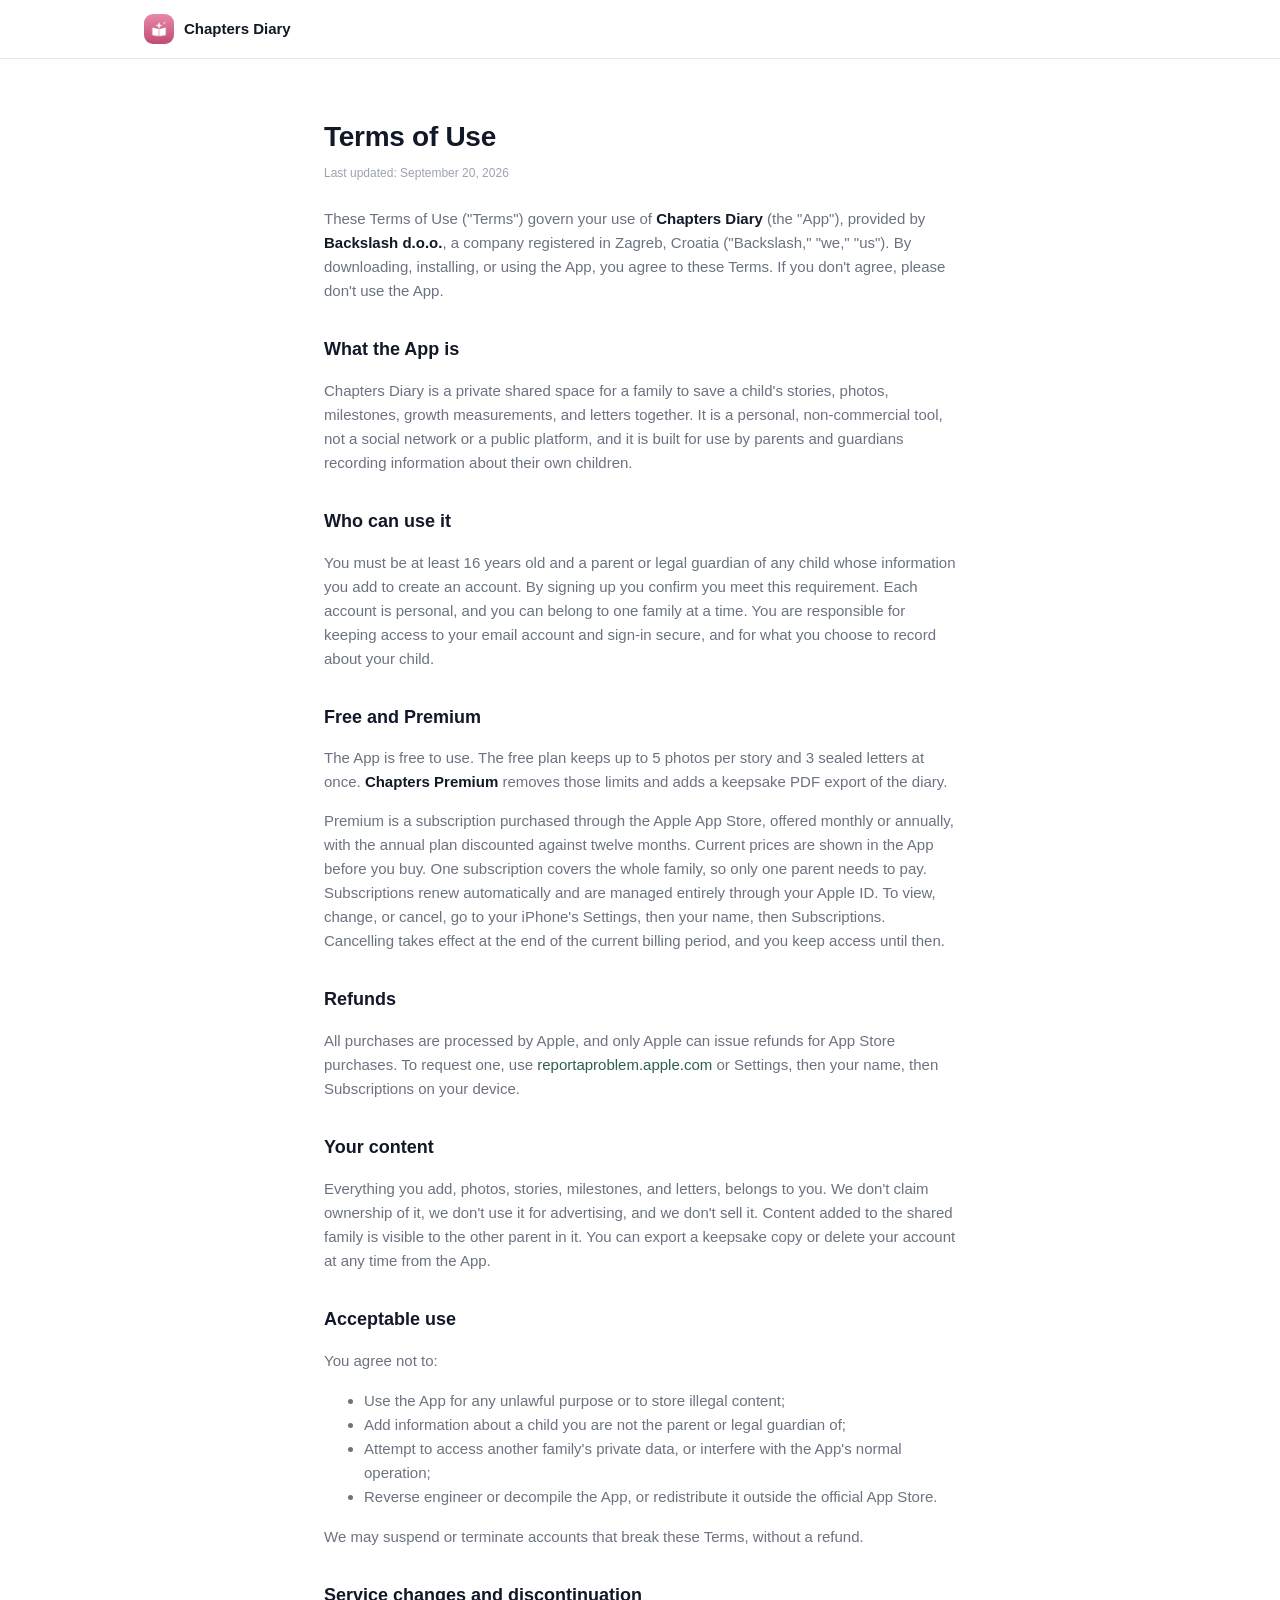
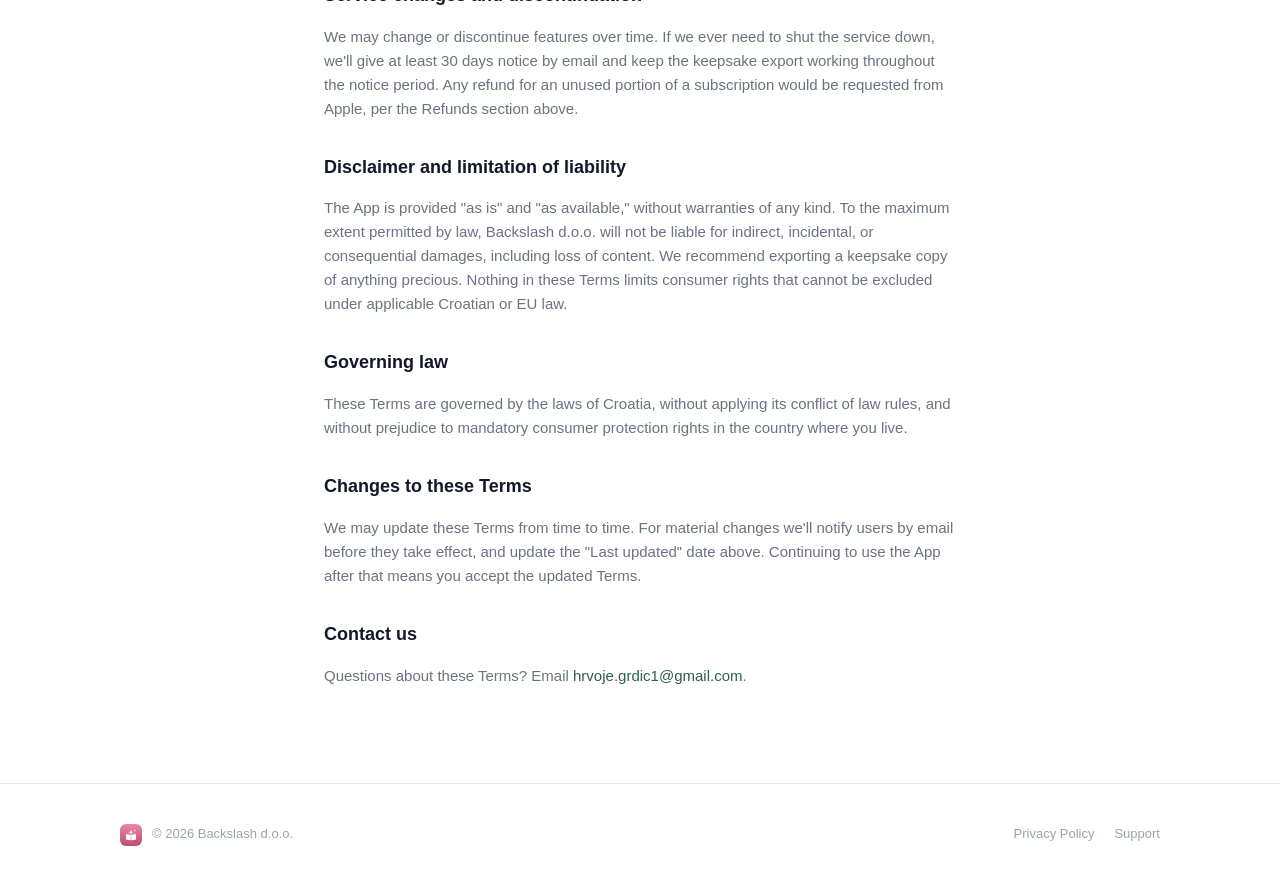
<file: chapters/terms/index.html>
<!doctype html>
<html lang="en">
<head>
  <meta charset="utf-8" />
  <meta name="viewport" content="width=device-width, initial-scale=1" />
  <title>Chapters Diary Terms of Use</title>
  <link rel="stylesheet" href="/style.css" />
  <link rel="stylesheet" href="/chapters.css" />
</head>
<body>
  <nav class="nav">
    <div class="nav-inner">
      <a class="brand" href="/chapters/">
        <img class="mark" src="/chapters-icon.png" alt="Chapters Diary" />
        <span class="brand-text">Chapters Diary</span>
      </a>
    </div>
  </nav>

  <div class="wrap">
    <h1>Terms of Use</h1>
    <p class="updated">Last updated: September 20, 2026</p>

    <p>
      These Terms of Use ("Terms") govern your use of <strong>Chapters Diary</strong> (the "App"),
      provided by <strong>Backslash d.o.o.</strong>, a company registered in Zagreb, Croatia
      ("Backslash," "we," "us"). By downloading, installing, or using the App, you agree to these
      Terms. If you don't agree, please don't use the App.
    </p>

    <h2>What the App is</h2>
    <p>
      Chapters Diary is a private shared space for a family to save a child's stories, photos,
      milestones, growth measurements, and letters together. It is a personal, non-commercial
      tool, not a social network or a public platform, and it is built for use by parents and
      guardians recording information about their own children.
    </p>

    <h2>Who can use it</h2>
    <p>
      You must be at least 16 years old and a parent or legal guardian of any child whose
      information you add to create an account. By signing up you confirm you meet this
      requirement. Each account is personal, and you can belong to one family at a time. You are
      responsible for keeping access to your email account and sign-in secure, and for what you
      choose to record about your child.
    </p>

    <h2>Free and Premium</h2>
    <p>
      The App is free to use. The free plan keeps up to 5 photos per story and 3 sealed letters at
      once. <strong>Chapters Premium</strong> removes those limits and adds a keepsake PDF export
      of the diary.
    </p>
    <p>
      Premium is a subscription purchased through the Apple App Store, offered monthly or annually,
      with the annual plan discounted against twelve months. Current prices are shown in the App
      before you buy. One subscription covers the whole family, so only one parent needs to pay.
      Subscriptions renew automatically and are managed entirely through your Apple ID. To view,
      change, or cancel, go to your iPhone's Settings, then your name, then Subscriptions.
      Cancelling takes effect at the end of the current billing period, and you keep access until
      then.
    </p>

    <h2>Refunds</h2>
    <p>
      All purchases are processed by Apple, and only Apple can issue refunds for App Store
      purchases. To request one, use
      <a href="https://reportaproblem.apple.com" target="_blank" rel="noopener">reportaproblem.apple.com</a>
      or Settings, then your name, then Subscriptions on your device.
    </p>

    <h2>Your content</h2>
    <p>
      Everything you add, photos, stories, milestones, and letters, belongs to you. We don't claim
      ownership of it, we don't use it for advertising, and we don't sell it. Content added to the
      shared family is visible to the other parent in it. You can export a keepsake copy or delete
      your account at any time from the App.
    </p>

    <h2>Acceptable use</h2>
    <p>You agree not to:</p>
    <ul>
      <li>Use the App for any unlawful purpose or to store illegal content;</li>
      <li>Add information about a child you are not the parent or legal guardian of;</li>
      <li>Attempt to access another family's private data, or interfere with the App's normal operation;</li>
      <li>Reverse engineer or decompile the App, or redistribute it outside the official App Store.</li>
    </ul>
    <p>We may suspend or terminate accounts that break these Terms, without a refund.</p>

    <h2>Service changes and discontinuation</h2>
    <p>
      We may change or discontinue features over time. If we ever need to shut the service down,
      we'll give at least 30 days notice by email and keep the keepsake export working throughout
      the notice period. Any refund for an unused portion of a subscription would be requested from
      Apple, per the Refunds section above.
    </p>

    <h2>Disclaimer and limitation of liability</h2>
    <p>
      The App is provided "as is" and "as available," without warranties of any kind. To the
      maximum extent permitted by law, Backslash d.o.o. will not be liable for indirect, incidental,
      or consequential damages, including loss of content. We recommend exporting a keepsake copy
      of anything precious. Nothing in these Terms limits consumer rights that cannot be excluded
      under applicable Croatian or EU law.
    </p>

    <h2>Governing law</h2>
    <p>
      These Terms are governed by the laws of Croatia, without applying its conflict of law rules,
      and without prejudice to mandatory consumer protection rights in the country where you live.
    </p>

    <h2>Changes to these Terms</h2>
    <p>
      We may update these Terms from time to time. For material changes we'll notify users by email
      before they take effect, and update the "Last updated" date above. Continuing to use the App
      after that means you accept the updated Terms.
    </p>

    <h2>Contact us</h2>
    <p>
      Questions about these Terms? Email
      <a href="mailto:hrvoje.grdic1@gmail.com">hrvoje.grdic1@gmail.com</a>.
    </p>

  </div>

  <footer class="site-footer">
    <div class="footer-inner">
      <a class="brand" href="/chapters/">
        <img class="mark" src="/chapters-icon.png" alt="Chapters Diary" />
        © 2026 Backslash d.o.o.
      </a>
      <nav class="footer-links">
        <a href="/chapters/privacy">Privacy Policy</a>
        <a href="/chapters/support">Support</a>
      </nav>
    </div>
  </footer>
</body>
</html>
</file>
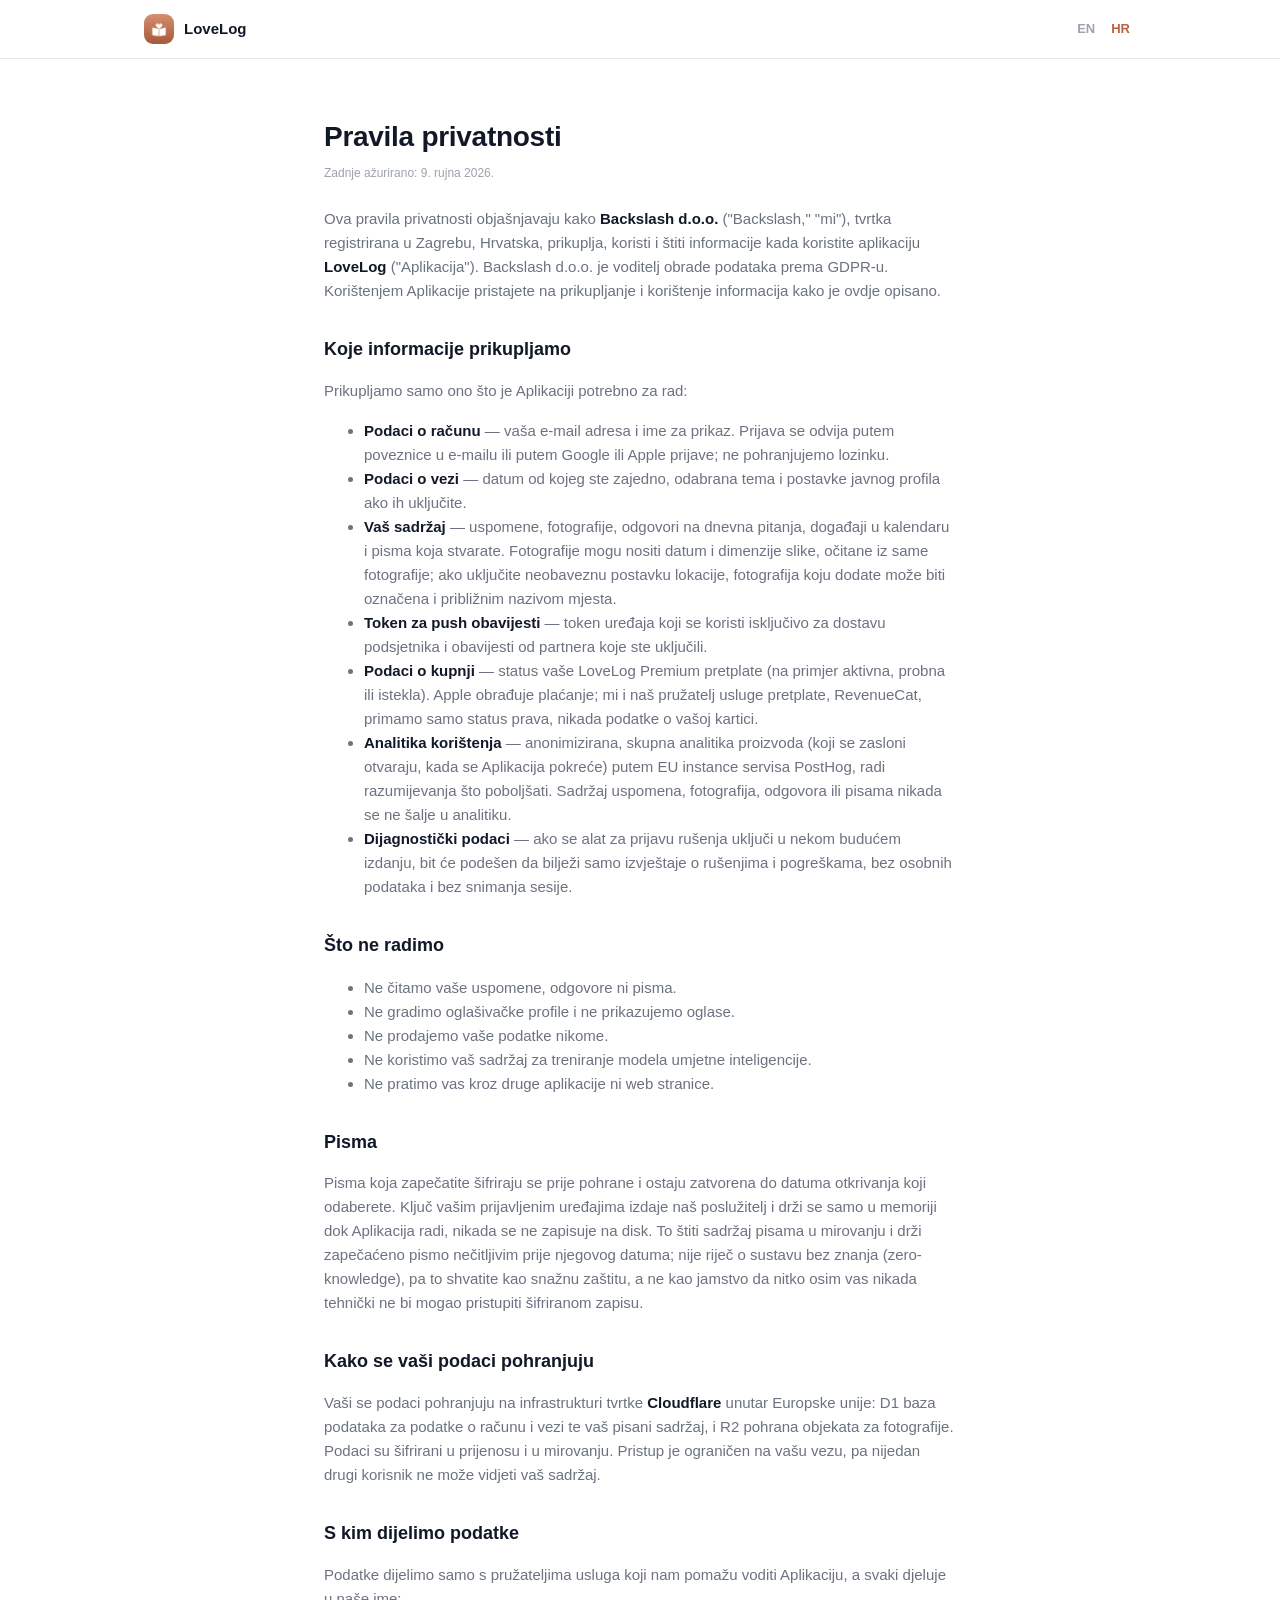
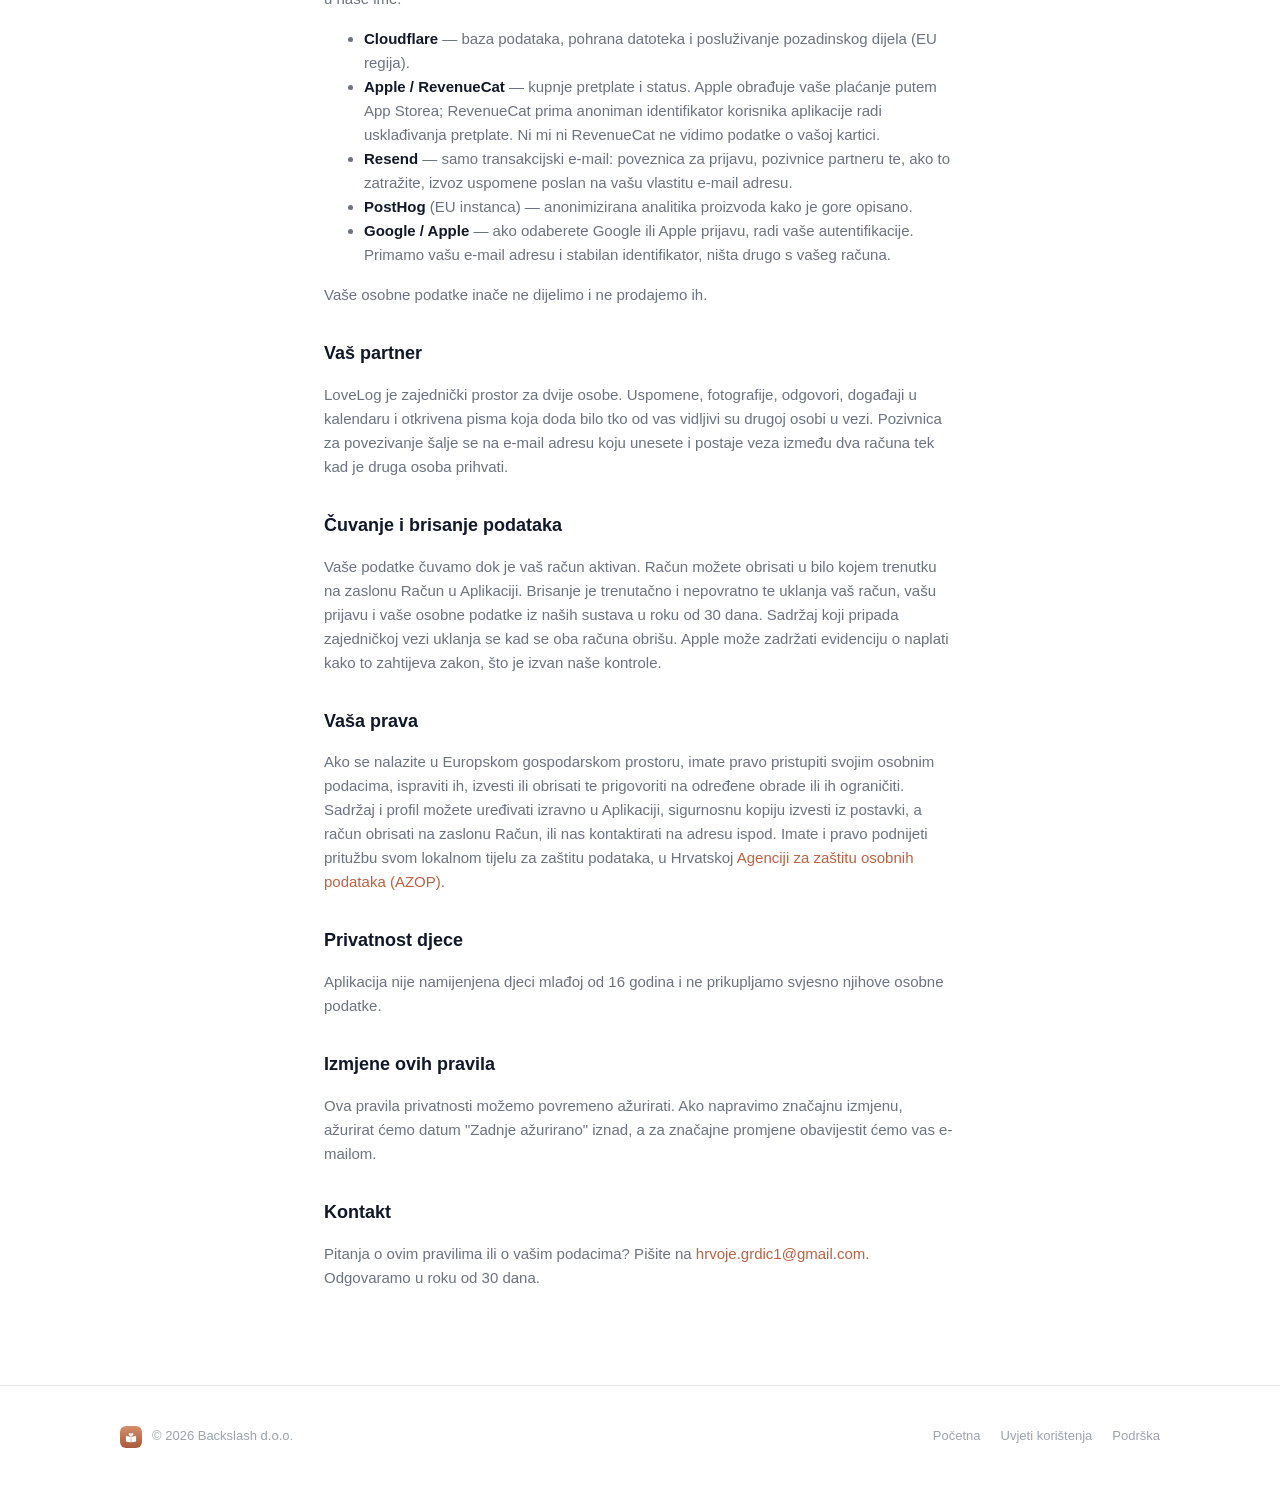
<file: hr/privacy/index.html>
<!doctype html>
<html lang="hr">
<head>
  <meta charset="utf-8" />
  <meta name="viewport" content="width=device-width, initial-scale=1" />
  <title>LoveLog, pravila privatnosti</title>
  <link rel="stylesheet" href="/style.css" />
</head>
<body>
  <nav class="nav">
    <div class="nav-inner">
      <a class="brand" href="/hr/">
        <img class="mark" src="/icon.png" alt="LoveLog" />
        LoveLog
      </a>
      <div class="nav-right">
        <span class="lang-toggle">
          <a href="/privacy">EN</a>
          <a class="active" href="/hr/privacy">HR</a>
        </span>
      </div>
    </div>
  </nav>

  <div class="wrap">
    <h1>Pravila privatnosti</h1>
    <p class="updated">Zadnje ažurirano: 9. rujna 2026.</p>

    <p>
      Ova pravila privatnosti objašnjavaju kako <strong>Backslash d.o.o.</strong> ("Backslash," "mi"),
      tvrtka registrirana u Zagrebu, Hrvatska, prikuplja, koristi i štiti informacije kada koristite
      aplikaciju <strong>LoveLog</strong> ("Aplikacija"). Backslash d.o.o. je voditelj obrade podataka
      prema GDPR-u. Korištenjem Aplikacije pristajete na prikupljanje i korištenje informacija kako je
      ovdje opisano.
    </p>

    <h2>Koje informacije prikupljamo</h2>
    <p>Prikupljamo samo ono što je Aplikaciji potrebno za rad:</p>
    <ul>
      <li><strong>Podaci o računu</strong> — vaša e-mail adresa i ime za prikaz. Prijava se odvija putem poveznice u e-mailu ili putem Google ili Apple prijave; ne pohranjujemo lozinku.</li>
      <li><strong>Podaci o vezi</strong> — datum od kojeg ste zajedno, odabrana tema i postavke javnog profila ako ih uključite.</li>
      <li><strong>Vaš sadržaj</strong> — uspomene, fotografije, odgovori na dnevna pitanja, događaji u kalendaru i pisma koja stvarate. Fotografije mogu nositi datum i dimenzije slike, očitane iz same fotografije; ako uključite neobaveznu postavku lokacije, fotografija koju dodate može biti označena i približnim nazivom mjesta.</li>
      <li><strong>Token za push obavijesti</strong> — token uređaja koji se koristi isključivo za dostavu podsjetnika i obavijesti od partnera koje ste uključili.</li>
      <li><strong>Podaci o kupnji</strong> — status vaše LoveLog Premium pretplate (na primjer aktivna, probna ili istekla). Apple obrađuje plaćanje; mi i naš pružatelj usluge pretplate, RevenueCat, primamo samo status prava, nikada podatke o vašoj kartici.</li>
      <li><strong>Analitika korištenja</strong> — anonimizirana, skupna analitika proizvoda (koji se zasloni otvaraju, kada se Aplikacija pokreće) putem EU instance servisa PostHog, radi razumijevanja što poboljšati. Sadržaj uspomena, fotografija, odgovora ili pisama nikada se ne šalje u analitiku.</li>
      <li><strong>Dijagnostički podaci</strong> — ako se alat za prijavu rušenja uključi u nekom budućem izdanju, bit će podešen da bilježi samo izvještaje o rušenjima i pogreškama, bez osobnih podataka i bez snimanja sesije.</li>
    </ul>

    <h2>Što ne radimo</h2>
    <ul>
      <li>Ne čitamo vaše uspomene, odgovore ni pisma.</li>
      <li>Ne gradimo oglašivačke profile i ne prikazujemo oglase.</li>
      <li>Ne prodajemo vaše podatke nikome.</li>
      <li>Ne koristimo vaš sadržaj za treniranje modela umjetne inteligencije.</li>
      <li>Ne pratimo vas kroz druge aplikacije ni web stranice.</li>
    </ul>

    <h2>Pisma</h2>
    <p>
      Pisma koja zapečatite šifriraju se prije pohrane i ostaju zatvorena do datuma otkrivanja koji
      odaberete. Ključ vašim prijavljenim uređajima izdaje naš poslužitelj i drži se samo u memoriji
      dok Aplikacija radi, nikada se ne zapisuje na disk. To štiti sadržaj pisama u mirovanju i drži
      zapečaćeno pismo nečitljivim prije njegovog datuma; nije riječ o sustavu bez znanja
      (zero-knowledge), pa to shvatite kao snažnu zaštitu, a ne kao jamstvo da nitko osim vas nikada
      tehnički ne bi mogao pristupiti šifriranom zapisu.
    </p>

    <h2>Kako se vaši podaci pohranjuju</h2>
    <p>
      Vaši se podaci pohranjuju na infrastrukturi tvrtke <strong>Cloudflare</strong> unutar Europske
      unije: D1 baza podataka za podatke o računu i vezi te vaš pisani sadržaj, i R2 pohrana objekata
      za fotografije. Podaci su šifrirani u prijenosu i u mirovanju. Pristup je ograničen na vašu
      vezu, pa nijedan drugi korisnik ne može vidjeti vaš sadržaj.
    </p>

    <h2>S kim dijelimo podatke</h2>
    <p>Podatke dijelimo samo s pružateljima usluga koji nam pomažu voditi Aplikaciju, a svaki djeluje u naše ime:</p>
    <ul>
      <li><strong>Cloudflare</strong> — baza podataka, pohrana datoteka i posluživanje pozadinskog dijela (EU regija).</li>
      <li><strong>Apple / RevenueCat</strong> — kupnje pretplate i status. Apple obrađuje vaše plaćanje putem App Storea; RevenueCat prima anoniman identifikator korisnika aplikacije radi usklađivanja pretplate. Ni mi ni RevenueCat ne vidimo podatke o vašoj kartici.</li>
      <li><strong>Resend</strong> — samo transakcijski e-mail: poveznica za prijavu, pozivnice partneru te, ako to zatražite, izvoz uspomene poslan na vašu vlastitu e-mail adresu.</li>
      <li><strong>PostHog</strong> (EU instanca) — anonimizirana analitika proizvoda kako je gore opisano.</li>
      <li><strong>Google / Apple</strong> — ako odaberete Google ili Apple prijavu, radi vaše autentifikacije. Primamo vašu e-mail adresu i stabilan identifikator, ništa drugo s vašeg računa.</li>
    </ul>
    <p>Vaše osobne podatke inače ne dijelimo i ne prodajemo ih.</p>

    <h2>Vaš partner</h2>
    <p>
      LoveLog je zajednički prostor za dvije osobe. Uspomene, fotografije, odgovori, događaji u
      kalendaru i otkrivena pisma koja doda bilo tko od vas vidljivi su drugoj osobi u vezi.
      Pozivnica za povezivanje šalje se na e-mail adresu koju unesete i postaje veza između dva
      računa tek kad je druga osoba prihvati.
    </p>

    <h2>Čuvanje i brisanje podataka</h2>
    <p>
      Vaše podatke čuvamo dok je vaš račun aktivan. Račun možete obrisati u bilo kojem trenutku na
      zaslonu Račun u Aplikaciji. Brisanje je trenutačno i nepovratno te uklanja vaš račun, vašu
      prijavu i vaše osobne podatke iz naših sustava u roku od 30 dana. Sadržaj koji pripada
      zajedničkoj vezi uklanja se kad se oba računa obrišu. Apple može zadržati evidenciju o
      naplati kako to zahtijeva zakon, što je izvan naše kontrole.
    </p>

    <h2>Vaša prava</h2>
    <p>
      Ako se nalazite u Europskom gospodarskom prostoru, imate pravo pristupiti svojim osobnim
      podacima, ispraviti ih, izvesti ili obrisati te prigovoriti na određene obrade ili ih
      ograničiti. Sadržaj i profil možete uređivati izravno u Aplikaciji, sigurnosnu kopiju izvesti
      iz postavki, a račun obrisati na zaslonu Račun, ili nas kontaktirati na adresu ispod. Imate i
      pravo podnijeti pritužbu svom lokalnom tijelu za zaštitu podataka, u Hrvatskoj
      <a href="https://azop.hr" target="_blank" rel="noopener">Agenciji za zaštitu osobnih podataka (AZOP)</a>.
    </p>

    <h2>Privatnost djece</h2>
    <p>
      Aplikacija nije namijenjena djeci mlađoj od 16 godina i ne prikupljamo svjesno njihove osobne
      podatke.
    </p>

    <h2>Izmjene ovih pravila</h2>
    <p>
      Ova pravila privatnosti možemo povremeno ažurirati. Ako napravimo značajnu izmjenu, ažurirat
      ćemo datum "Zadnje ažurirano" iznad, a za značajne promjene obavijestit ćemo vas e-mailom.
    </p>

    <h2>Kontakt</h2>
    <p>
      Pitanja o ovim pravilima ili o vašim podacima? Pišite na
      <a href="mailto:hrvoje.grdic1@gmail.com">hrvoje.grdic1@gmail.com</a>. Odgovaramo u roku od 30 dana.
    </p>

  </div>

  <footer class="site-footer">
    <div class="footer-inner">
      <a class="brand" href="/hr/">
        <img class="mark" src="/icon.png" alt="LoveLog" />
        © 2026 Backslash d.o.o.
      </a>
      <nav class="footer-links">
        <a href="/hr/">Početna</a>
        <a href="/hr/terms">Uvjeti korištenja</a>
        <a href="/hr/support">Podrška</a>
      </nav>
    </div>
  </footer>
</body>
</html>
</file>
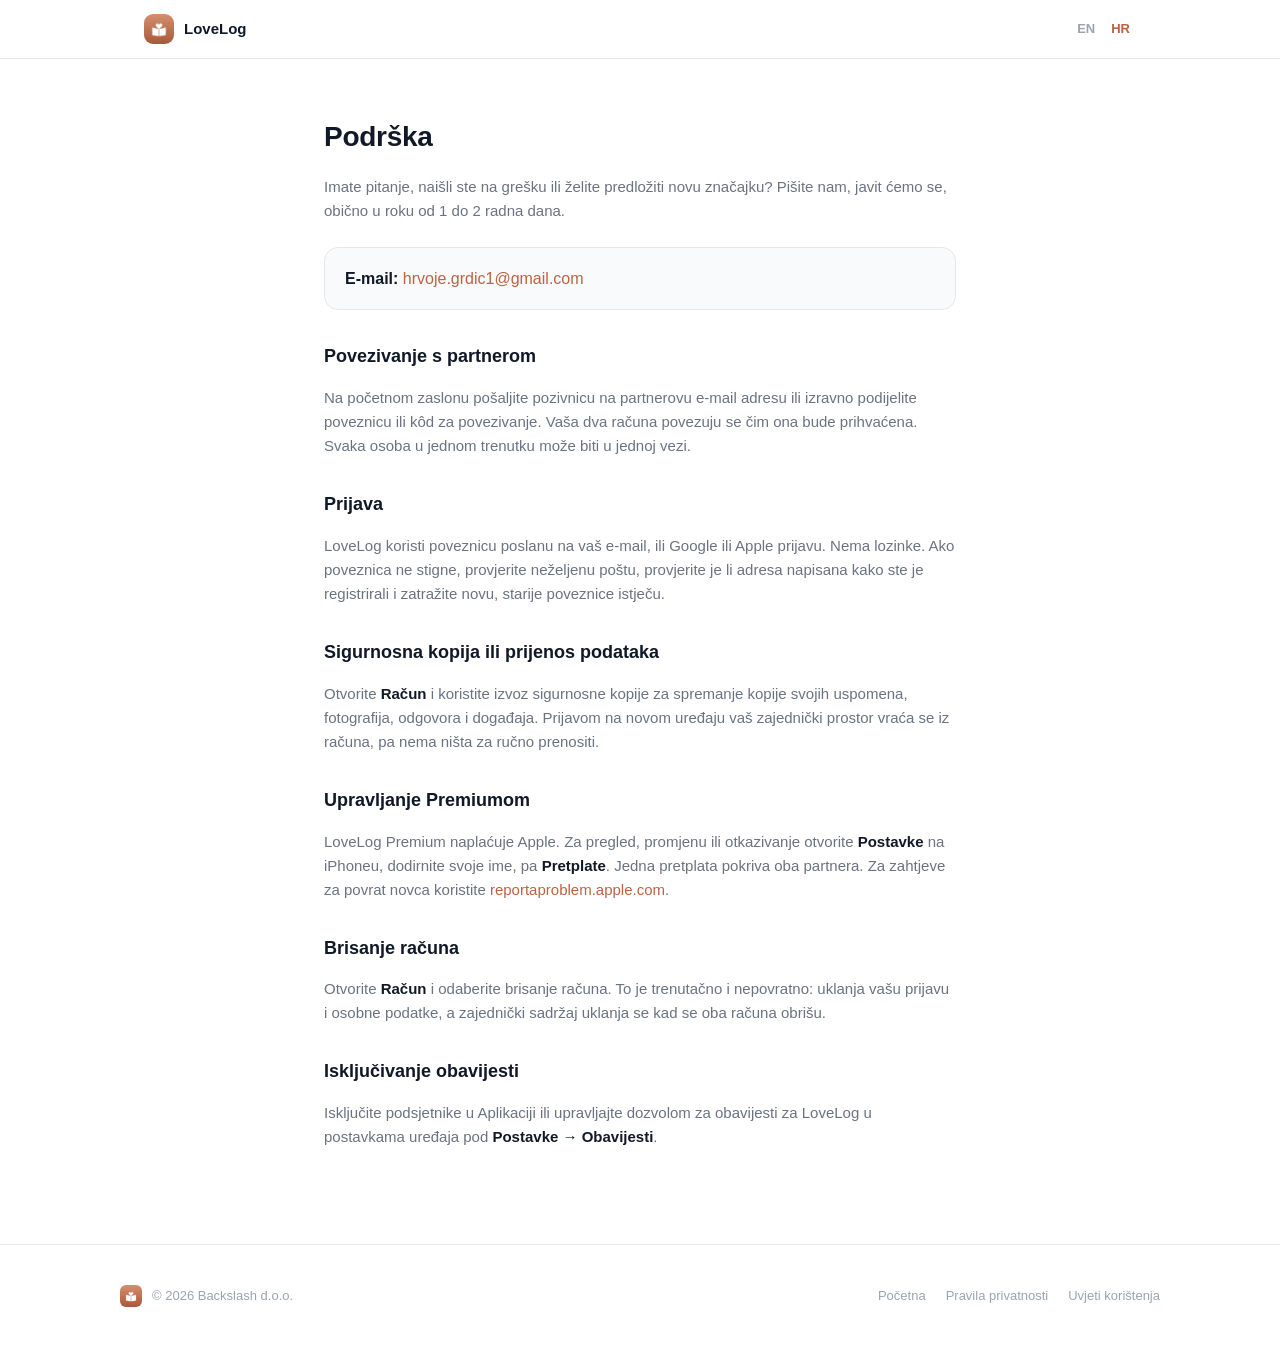
<file: hr/support/index.html>
<!doctype html>
<html lang="hr">
<head>
  <meta charset="utf-8" />
  <meta name="viewport" content="width=device-width, initial-scale=1" />
  <title>LoveLog, podrška</title>
  <link rel="stylesheet" href="/style.css" />
</head>
<body>
  <nav class="nav">
    <div class="nav-inner">
      <a class="brand" href="/hr/">
        <img class="mark" src="/icon.png" alt="LoveLog" />
        LoveLog
      </a>
      <div class="nav-right">
        <span class="lang-toggle">
          <a href="/support">EN</a>
          <a class="active" href="/hr/support">HR</a>
        </span>
      </div>
    </div>
  </nav>

  <div class="wrap">
    <h1>Podrška</h1>
    <p>
      Imate pitanje, naišli ste na grešku ili želite predložiti novu značajku? Pišite nam, javit
      ćemo se, obično u roku od 1 do 2 radna dana.
    </p>

    <div class="card">
      <strong>E-mail:</strong> <a href="mailto:hrvoje.grdic1@gmail.com">hrvoje.grdic1@gmail.com</a>
    </div>

    <h2>Povezivanje s partnerom</h2>
    <p>
      Na početnom zaslonu pošaljite pozivnicu na partnerovu e-mail adresu ili izravno podijelite
      poveznicu ili kôd za povezivanje. Vaša dva računa povezuju se čim ona bude prihvaćena. Svaka
      osoba u jednom trenutku može biti u jednoj vezi.
    </p>

    <h2>Prijava</h2>
    <p>
      LoveLog koristi poveznicu poslanu na vaš e-mail, ili Google ili Apple prijavu. Nema lozinke.
      Ako poveznica ne stigne, provjerite neželjenu poštu, provjerite je li adresa napisana kako
      ste je registrirali i zatražite novu, starije poveznice istječu.
    </p>

    <h2>Sigurnosna kopija ili prijenos podataka</h2>
    <p>
      Otvorite <strong>Račun</strong> i koristite izvoz sigurnosne kopije za spremanje kopije svojih
      uspomena, fotografija, odgovora i događaja. Prijavom na novom uređaju vaš zajednički prostor
      vraća se iz računa, pa nema ništa za ručno prenositi.
    </p>

    <h2>Upravljanje Premiumom</h2>
    <p>
      LoveLog Premium naplaćuje Apple. Za pregled, promjenu ili otkazivanje otvorite
      <strong>Postavke</strong> na iPhoneu, dodirnite svoje ime, pa <strong>Pretplate</strong>. Jedna
      pretplata pokriva oba partnera. Za zahtjeve za povrat novca koristite
      <a href="https://reportaproblem.apple.com" target="_blank" rel="noopener">reportaproblem.apple.com</a>.
    </p>

    <h2>Brisanje računa</h2>
    <p>
      Otvorite <strong>Račun</strong> i odaberite brisanje računa. To je trenutačno i nepovratno:
      uklanja vašu prijavu i osobne podatke, a zajednički sadržaj uklanja se kad se oba računa
      obrišu.
    </p>

    <h2>Isključivanje obavijesti</h2>
    <p>
      Isključite podsjetnike u Aplikaciji ili upravljajte dozvolom za obavijesti za LoveLog u
      postavkama uređaja pod <strong>Postavke → Obavijesti</strong>.
    </p>
  </div>

  <footer class="site-footer">
    <div class="footer-inner">
      <a class="brand" href="/hr/">
        <img class="mark" src="/icon.png" alt="LoveLog" />
        © 2026 Backslash d.o.o.
      </a>
      <nav class="footer-links">
        <a href="/hr/">Početna</a>
        <a href="/hr/privacy">Pravila privatnosti</a>
        <a href="/hr/terms">Uvjeti korištenja</a>
      </nav>
    </div>
  </footer>
</body>
</html>
</file>
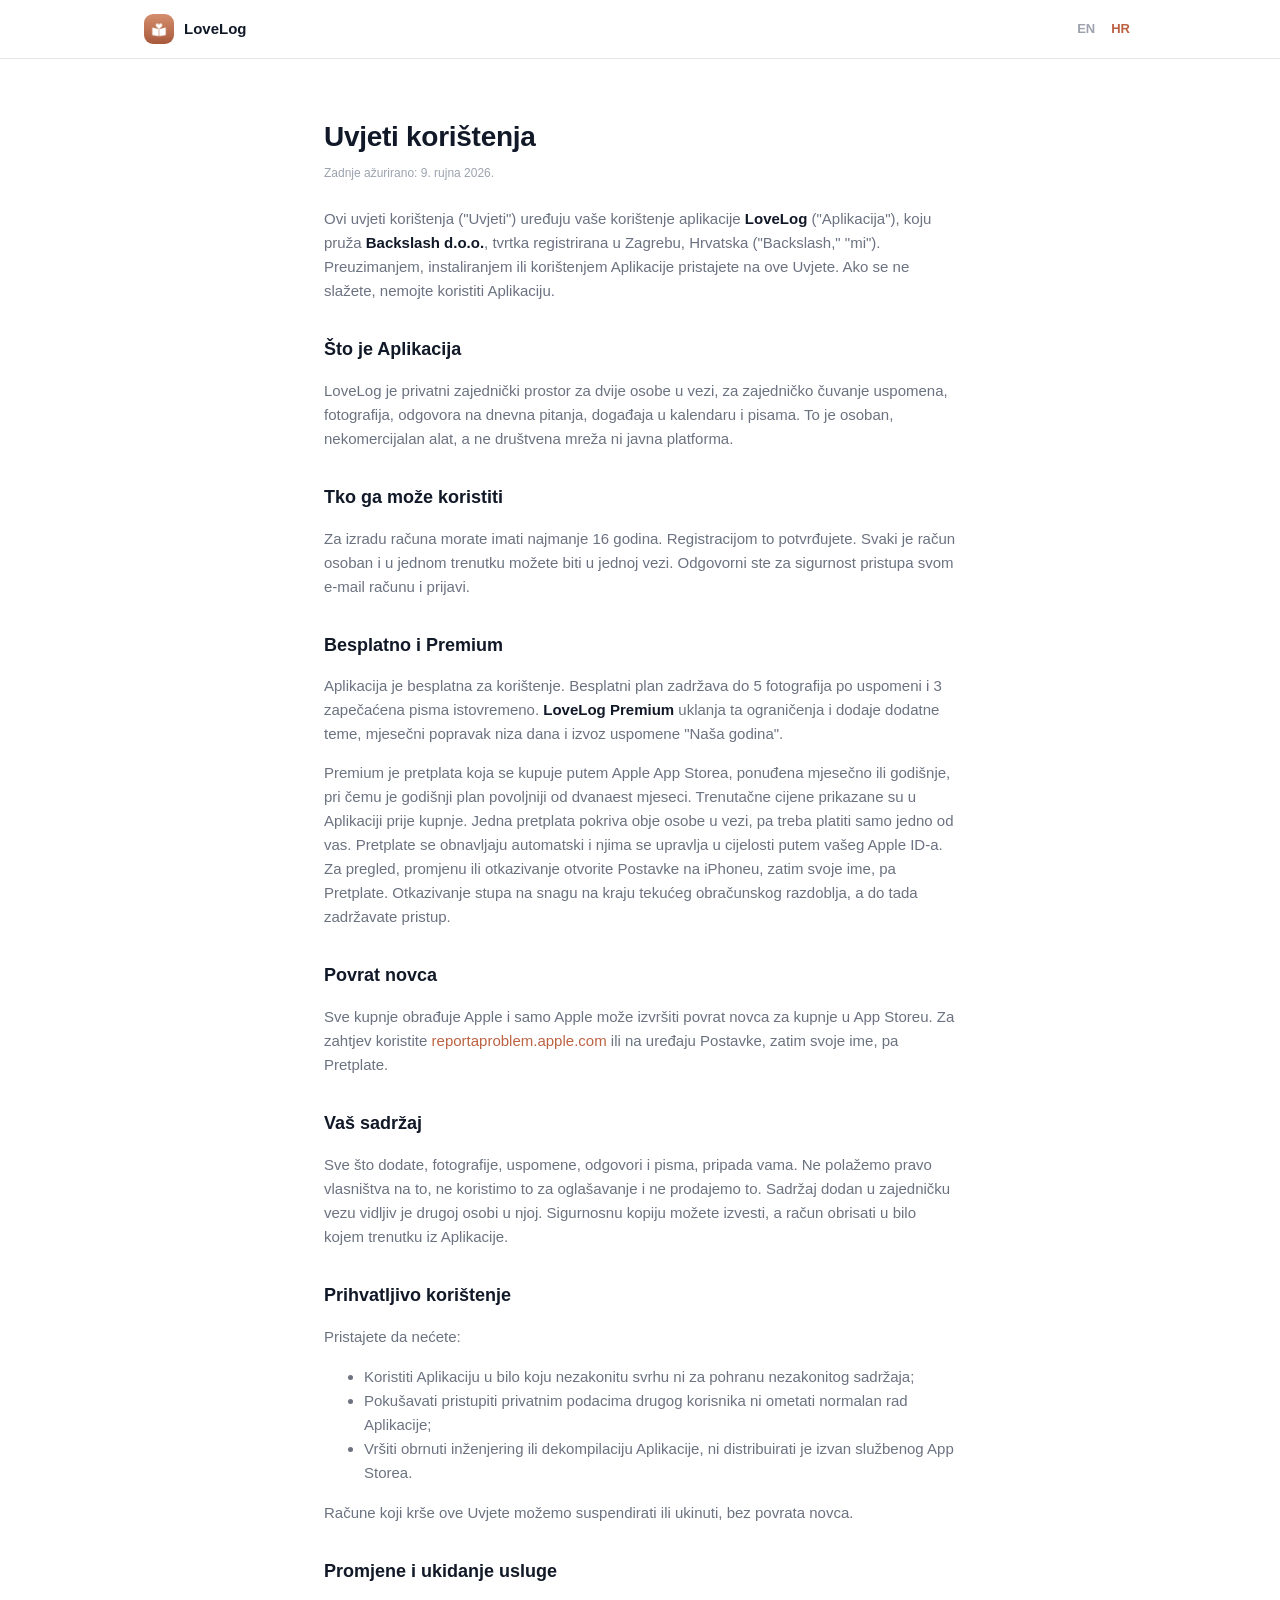
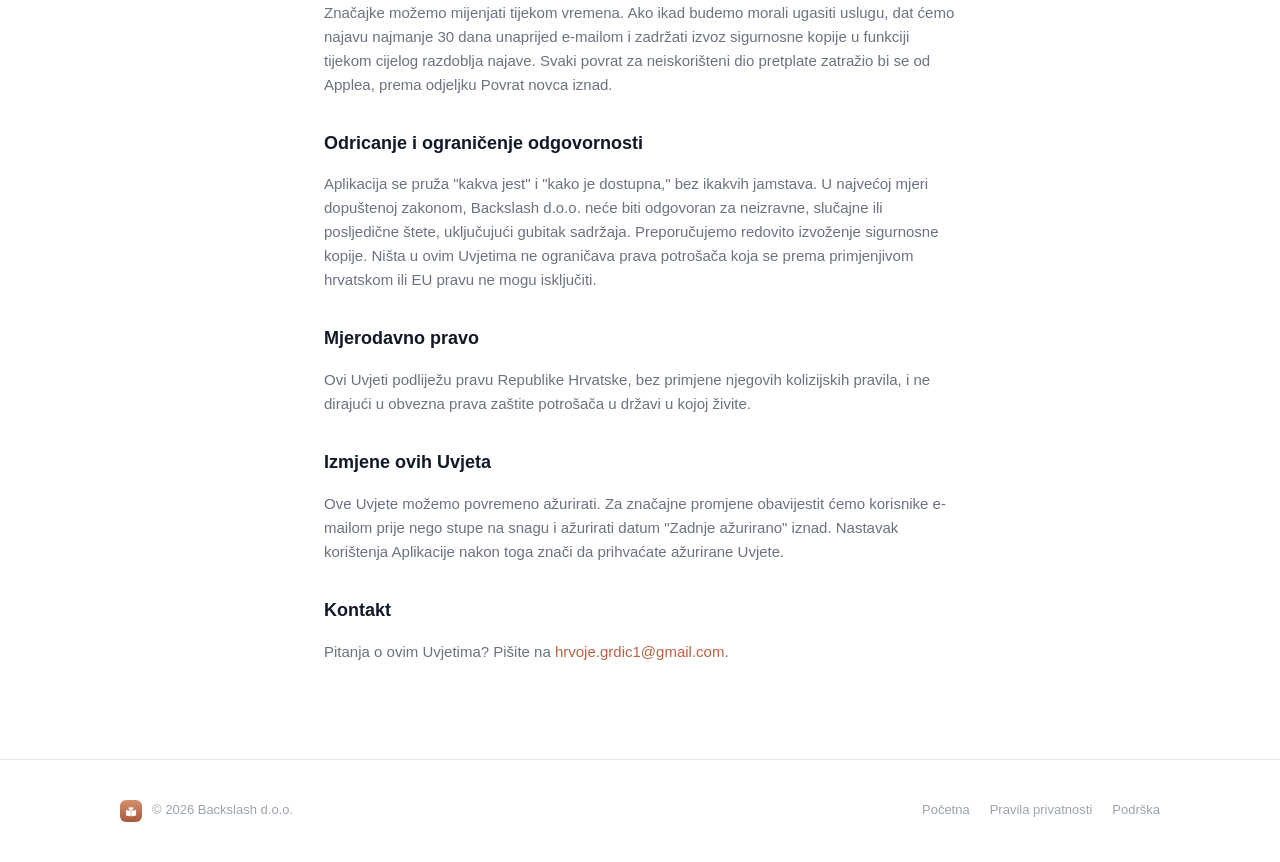
<file: hr/terms/index.html>
<!doctype html>
<html lang="hr">
<head>
  <meta charset="utf-8" />
  <meta name="viewport" content="width=device-width, initial-scale=1" />
  <title>LoveLog, uvjeti korištenja</title>
  <link rel="stylesheet" href="/style.css" />
</head>
<body>
  <nav class="nav">
    <div class="nav-inner">
      <a class="brand" href="/hr/">
        <img class="mark" src="/icon.png" alt="LoveLog" />
        LoveLog
      </a>
      <div class="nav-right">
        <span class="lang-toggle">
          <a href="/terms">EN</a>
          <a class="active" href="/hr/terms">HR</a>
        </span>
      </div>
    </div>
  </nav>

  <div class="wrap">
    <h1>Uvjeti korištenja</h1>
    <p class="updated">Zadnje ažurirano: 9. rujna 2026.</p>

    <p>
      Ovi uvjeti korištenja ("Uvjeti") uređuju vaše korištenje aplikacije <strong>LoveLog</strong>
      ("Aplikacija"), koju pruža <strong>Backslash d.o.o.</strong>, tvrtka registrirana u Zagrebu,
      Hrvatska ("Backslash," "mi"). Preuzimanjem, instaliranjem ili korištenjem Aplikacije pristajete
      na ove Uvjete. Ako se ne slažete, nemojte koristiti Aplikaciju.
    </p>

    <h2>Što je Aplikacija</h2>
    <p>
      LoveLog je privatni zajednički prostor za dvije osobe u vezi, za zajedničko čuvanje uspomena,
      fotografija, odgovora na dnevna pitanja, događaja u kalendaru i pisama. To je osoban,
      nekomercijalan alat, a ne društvena mreža ni javna platforma.
    </p>

    <h2>Tko ga može koristiti</h2>
    <p>
      Za izradu računa morate imati najmanje 16 godina. Registracijom to potvrđujete. Svaki je račun
      osoban i u jednom trenutku možete biti u jednoj vezi. Odgovorni ste za sigurnost pristupa svom
      e-mail računu i prijavi.
    </p>

    <h2>Besplatno i Premium</h2>
    <p>
      Aplikacija je besplatna za korištenje. Besplatni plan zadržava do 5 fotografija po uspomeni i
      3 zapečaćena pisma istovremeno. <strong>LoveLog Premium</strong> uklanja ta ograničenja i
      dodaje dodatne teme, mjesečni popravak niza dana i izvoz uspomene "Naša godina".
    </p>
    <p>
      Premium je pretplata koja se kupuje putem Apple App Storea, ponuđena mjesečno ili godišnje,
      pri čemu je godišnji plan povoljniji od dvanaest mjeseci. Trenutačne cijene prikazane su u
      Aplikaciji prije kupnje. Jedna pretplata pokriva obje osobe u vezi, pa treba platiti samo
      jedno od vas. Pretplate se obnavljaju automatski i njima se upravlja u cijelosti putem vašeg
      Apple ID-a. Za pregled, promjenu ili otkazivanje otvorite Postavke na iPhoneu, zatim svoje
      ime, pa Pretplate. Otkazivanje stupa na snagu na kraju tekućeg obračunskog razdoblja, a do
      tada zadržavate pristup.
    </p>

    <h2>Povrat novca</h2>
    <p>
      Sve kupnje obrađuje Apple i samo Apple može izvršiti povrat novca za kupnje u App Storeu. Za
      zahtjev koristite
      <a href="https://reportaproblem.apple.com" target="_blank" rel="noopener">reportaproblem.apple.com</a>
      ili na uređaju Postavke, zatim svoje ime, pa Pretplate.
    </p>

    <h2>Vaš sadržaj</h2>
    <p>
      Sve što dodate, fotografije, uspomene, odgovori i pisma, pripada vama. Ne polažemo pravo
      vlasništva na to, ne koristimo to za oglašavanje i ne prodajemo to. Sadržaj dodan u
      zajedničku vezu vidljiv je drugoj osobi u njoj. Sigurnosnu kopiju možete izvesti, a račun
      obrisati u bilo kojem trenutku iz Aplikacije.
    </p>

    <h2>Prihvatljivo korištenje</h2>
    <p>Pristajete da nećete:</p>
    <ul>
      <li>Koristiti Aplikaciju u bilo koju nezakonitu svrhu ni za pohranu nezakonitog sadržaja;</li>
      <li>Pokušavati pristupiti privatnim podacima drugog korisnika ni ometati normalan rad Aplikacije;</li>
      <li>Vršiti obrnuti inženjering ili dekompilaciju Aplikacije, ni distribuirati je izvan službenog App Storea.</li>
    </ul>
    <p>Račune koji krše ove Uvjete možemo suspendirati ili ukinuti, bez povrata novca.</p>

    <h2>Promjene i ukidanje usluge</h2>
    <p>
      Značajke možemo mijenjati tijekom vremena. Ako ikad budemo morali ugasiti uslugu, dat ćemo
      najavu najmanje 30 dana unaprijed e-mailom i zadržati izvoz sigurnosne kopije u funkciji
      tijekom cijelog razdoblja najave. Svaki povrat za neiskorišteni dio pretplate zatražio bi se
      od Applea, prema odjeljku Povrat novca iznad.
    </p>

    <h2>Odricanje i ograničenje odgovornosti</h2>
    <p>
      Aplikacija se pruža "kakva jest" i "kako je dostupna," bez ikakvih jamstava. U najvećoj mjeri
      dopuštenoj zakonom, Backslash d.o.o. neće biti odgovoran za neizravne, slučajne ili posljedične
      štete, uključujući gubitak sadržaja. Preporučujemo redovito izvoženje sigurnosne kopije. Ništa
      u ovim Uvjetima ne ograničava prava potrošača koja se prema primjenjivom hrvatskom ili EU pravu
      ne mogu isključiti.
    </p>

    <h2>Mjerodavno pravo</h2>
    <p>
      Ovi Uvjeti podliježu pravu Republike Hrvatske, bez primjene njegovih kolizijskih pravila, i
      ne dirajući u obvezna prava zaštite potrošača u državi u kojoj živite.
    </p>

    <h2>Izmjene ovih Uvjeta</h2>
    <p>
      Ove Uvjete možemo povremeno ažurirati. Za značajne promjene obavijestit ćemo korisnike
      e-mailom prije nego stupe na snagu i ažurirati datum "Zadnje ažurirano" iznad. Nastavak
      korištenja Aplikacije nakon toga znači da prihvaćate ažurirane Uvjete.
    </p>

    <h2>Kontakt</h2>
    <p>
      Pitanja o ovim Uvjetima? Pišite na
      <a href="mailto:hrvoje.grdic1@gmail.com">hrvoje.grdic1@gmail.com</a>.
    </p>

  </div>

  <footer class="site-footer">
    <div class="footer-inner">
      <a class="brand" href="/hr/">
        <img class="mark" src="/icon.png" alt="LoveLog" />
        © 2026 Backslash d.o.o.
      </a>
      <nav class="footer-links">
        <a href="/hr/">Početna</a>
        <a href="/hr/privacy">Pravila privatnosti</a>
        <a href="/hr/support">Podrška</a>
      </nav>
    </div>
  </footer>
</body>
</html>
</file>
<file: style.css>
:root {
  --ink: #111827;
  --ink-muted: #6B7280;
  --ink-faint: #9CA3AF;
  --accent: #BC6242;
  --accent-soft: rgba(201,123,90,0.12);
  --border: #E5E7EB;
  --bg: #ffffff;
  --bg-sunken: #F9FAFB;
  --surface: #ffffff;
  --shadow: 0 1px 2px rgba(17,24,39,0.04), 0 8px 24px rgba(17,24,39,0.06);
}

@media (prefers-color-scheme: dark) {
  :root {
    --ink: #F3F4F6;
    --ink-muted: #9CA3AF;
    --ink-faint: #6B7280;
    --accent: #E0A183;
    --accent-soft: rgba(224,161,131,0.18);
    --border: #27272A;
    --bg: #0B0B0D;
    --bg-sunken: #141416;
    --surface: #141416;
    --shadow: 0 1px 2px rgba(0,0,0,0.3), 0 8px 24px rgba(0,0,0,0.4);
  }
}

* { box-sizing: border-box; }
html { scroll-behavior: smooth; }

body {
  margin: 0;
  background: var(--bg);
  color: var(--ink);
  font-family: -apple-system, BlinkMacSystemFont, "SF Pro Text", "Segoe UI", Roboto, Helvetica, Arial, sans-serif;
  line-height: 1.6;
  -webkit-font-smoothing: antialiased;
}

a { color: var(--accent); text-decoration: none; }
a:hover { text-decoration: underline; }

.container {
  max-width: 1040px;
  margin: 0 auto;
  padding: 0 24px;
}

/* ---- Nav ---- */
.nav {
  position: sticky;
  top: 0;
  z-index: 20;
  backdrop-filter: saturate(180%) blur(14px);
  background: color-mix(in srgb, var(--bg) 78%, transparent);
  border-bottom: 1px solid var(--border);
}
.nav-inner {
  max-width: 1040px;
  margin: 0 auto;
  padding: 14px 24px;
  display: flex;
  align-items: center;
  justify-content: space-between;
  gap: 16px;
}
.brand {
  display: flex;
  align-items: center;
  gap: 10px;
  font-weight: 600;
  font-size: 15px;
  color: var(--ink);
  min-width: 0;
}
.brand .mark {
  width: 30px;
  height: 30px;
  border-radius: 9px;
  display: block;
  object-fit: cover;
  flex-shrink: 0;
}
.brand .brand-text {
  overflow: hidden;
  white-space: nowrap;
  text-overflow: ellipsis;
  min-width: 0;
  flex-shrink: 1;
}
.nav-inner .btn { flex-shrink: 0; }
.brand:hover { text-decoration: none; }

.nav-right { display: flex; align-items: center; gap: 14px; flex-shrink: 0; }
.lang-toggle { display: flex; align-items: center; gap: 4px; font-size: 13px; font-weight: 600; }
.lang-toggle a { color: var(--ink-faint); padding: 4px 6px; border-radius: 6px; }
.lang-toggle a:hover { text-decoration: none; background: var(--bg-sunken); }
.lang-toggle a.active { color: var(--accent); }

/* ---- Buttons ---- */
.btn {
  display: inline-flex;
  align-items: center;
  gap: 8px;
  border-radius: 12px;
  padding: 11px 20px;
  font-size: 14px;
  font-weight: 600;
  border: 1px solid transparent;
  cursor: pointer;
  transition: transform 0.15s ease, opacity 0.15s ease;
}
.btn:hover { text-decoration: none; }
.btn:active { transform: scale(0.97); }
.btn-primary {
  background: var(--ink);
  color: var(--bg);
}
.btn-primary:hover { opacity: 0.88; }
.btn-ghost {
  background: transparent;
  color: var(--ink);
  border-color: var(--border);
}
.btn-ghost:hover { background: var(--bg-sunken); }
.btn-sm { padding: 8px 14px; font-size: 13px; border-radius: 10px; }

/* ---- Hero ---- */
.hero {
  position: relative;
  overflow: hidden;
  padding: 96px 24px 72px;
  text-align: center;
}
.hero::before {
  content: "";
  position: absolute;
  top: -220px;
  left: 50%;
  width: 900px;
  height: 560px;
  transform: translateX(-50%);
  background:
    radial-gradient(closest-side, color-mix(in srgb, var(--accent) 24%, transparent), transparent),
    radial-gradient(closest-side at 30% 70%, color-mix(in srgb, var(--accent) 16%, transparent), transparent);
  filter: blur(10px);
  pointer-events: none;
  z-index: 0;
}
.hero-inner { position: relative; z-index: 1; max-width: 640px; margin: 0 auto; }
.eyebrow {
  display: inline-flex;
  align-items: center;
  gap: 6px;
  font-size: 12.5px;
  font-weight: 600;
  color: var(--accent);
  background: var(--accent-soft);
  padding: 6px 12px;
  border-radius: 100px;
  margin-bottom: 22px;
}
.hero h1 {
  font-size: clamp(34px, 6vw, 52px);
  font-weight: 700;
  letter-spacing: -0.02em;
  margin: 0 0 14px;
}
.hero .tagline {
  font-size: 18px;
  color: var(--ink-muted);
  margin: 0 auto 32px;
  max-width: 460px;
}
.hero-ctas {
  display: flex;
  gap: 12px;
  justify-content: center;
  flex-wrap: wrap;
  margin-bottom: 20px;
}
.trust-line {
  font-size: 13px;
  color: var(--ink-faint);
}

/* ---- Section headings ---- */
.section-head { text-align: center; max-width: 520px; margin: 0 auto 44px; }
.section-head h2 {
  font-size: clamp(24px, 4vw, 32px);
  font-weight: 700;
  letter-spacing: -0.01em;
  margin: 0 0 10px;
}
.section-head p { color: var(--ink-muted); margin: 0; font-size: 15.5px; }

/* ---- Feature grid ---- */
.features { padding: 24px 24px 88px; }
.feature-grid {
  display: grid;
  grid-template-columns: repeat(auto-fit, minmax(250px, 1fr));
  gap: 20px;
  max-width: 1040px;
  margin: 0 auto;
}
.feature-card {
  background: var(--surface);
  border: 1px solid var(--border);
  border-radius: 18px;
  padding: 24px;
  box-shadow: var(--shadow);
  transition: transform 0.18s ease, box-shadow 0.18s ease;
}
.feature-card:hover { transform: translateY(-3px); }
.feature-icon {
  width: 42px;
  height: 42px;
  border-radius: 12px;
  background: var(--accent-soft);
  color: var(--accent);
  display: flex;
  align-items: center;
  justify-content: center;
  margin-bottom: 16px;
}
.feature-card h3 { font-size: 16px; font-weight: 600; margin: 0 0 6px; }
.feature-card p { font-size: 14px; color: var(--ink-muted); margin: 0; line-height: 1.55; }

/* ---- CTA band ---- */
.cta-band {
  background: var(--ink);
  color: var(--bg);
  text-align: center;
  padding: 72px 24px;
}
.cta-band h2 {
  font-size: clamp(24px, 4vw, 32px);
  font-weight: 700;
  letter-spacing: -0.01em;
  margin: 0 0 12px;
}
.cta-band p { color: color-mix(in srgb, var(--bg) 70%, transparent); margin: 0 0 28px; font-size: 15.5px; }
.cta-band .btn-primary { background: var(--bg); color: var(--ink); }

/* ---- Footer ---- */
footer.site-footer {
  padding: 40px 24px;
  border-top: 1px solid var(--border);
}
.footer-inner {
  max-width: 1040px;
  margin: 0 auto;
  display: flex;
  flex-wrap: wrap;
  align-items: center;
  justify-content: space-between;
  gap: 16px;
}
.footer-inner .brand { font-size: 13px; color: var(--ink-faint); font-weight: 500; }
.footer-inner .brand .mark { width: 22px; height: 22px; font-size: 11px; border-radius: 6px; }
.footer-links { display: flex; gap: 20px; font-size: 13px; flex-wrap: wrap; }
.footer-links a { color: var(--ink-faint); }

/* ---- Legal/content pages ---- */
.wrap {
  max-width: 680px;
  margin: 0 auto;
  padding: 56px 24px 80px;
}
h1 {
  font-size: 28px;
  font-weight: 700;
  letter-spacing: -0.01em;
  margin: 0 0 8px;
}
h2 { font-size: 18px; font-weight: 600; margin: 32px 0 8px; }
p, li { color: var(--ink-muted); font-size: 15px; }
strong { color: var(--ink); }
.updated { font-size: 12px; color: var(--ink-faint); margin-top: -4px; margin-bottom: 24px; }
.card {
  background: var(--bg-sunken);
  border: 1px solid var(--border);
  border-radius: 14px;
  padding: 18px 20px;
  margin: 24px 0;
}
</file>
<file: chapters.css>
/* Chapters Diary brand override — pine/honey, layered on top of style.css. */
:root {
  --accent: #2F5D50;
  --accent-soft: rgba(47,93,80,0.12);
}

@media (prefers-color-scheme: dark) {
  :root {
    --accent: #7FA99B;
    --accent-soft: rgba(127,169,155,0.18);
  }
}
</file>
